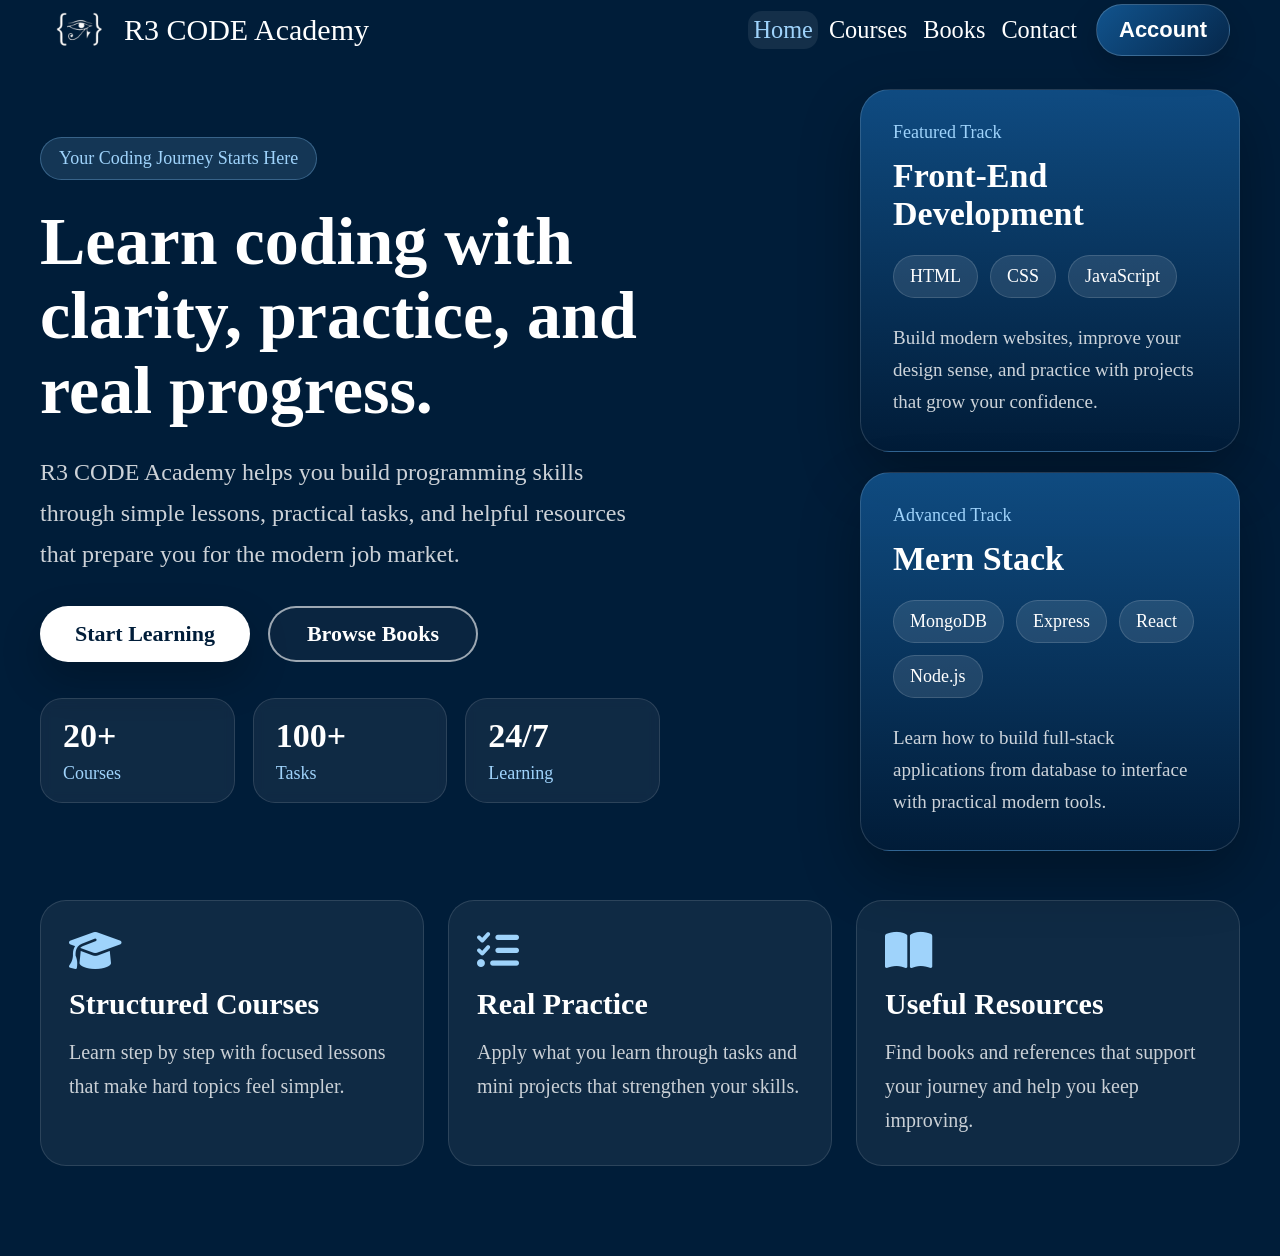
<file: index.html>
<!DOCTYPE html>
<html lang="en">

<head>
    <meta charset="UTF-8">
    <meta name="viewport" content="width=device-width, initial-scale=1.0">
    <link rel="stylesheet" href="CSS/style.css">
    <link rel="stylesheet" href="https://cdnjs.cloudflare.com/ajax/libs/font-awesome/6.7.2/css/all.min.css"
        integrity="sha512-Evv84Mr4kqVGRNSgIGL/F/aIDqQb7xQ2vcrdIwxfjThSH8CSR7PBEakCr51Ck+w+/U6swU2Im1vVX0SVk9ABhg=="
        crossorigin="anonymous" referrerpolicy="no-referrer">
    <title>R3 CODE Academy</title>
</head>

<body>

    <header>

        <div class="one">
            <img src="images/logo.png" alt="logo" class="logo">
            <p>R3 CODE Academy</p>
        </div>

        <nav>

            <div id="menu">

                <button id="menuButton" class="menu">
                    <i class="fa-solid fa-bars nav-toggle-icon" aria-hidden="true"></i>
                </button>

                <div id="menuLinks">

                    <a href="index.html" class="borderAccount nav-link is-active">Home</a>
                    <a href="HTML/courses.html" class="borderAccount nav-link">Courses</a>
                    <a href="HTML/books.html" class="borderAccount nav-link">Books</a>
                    <a href="HTML/contact.html" class="nav-link">Contact</a>

                </div>

            </div>

            <div class="account">

                <button class="account-btn">Account</button>

                <div class="dropdown">

                    <a href="HTML/login.html" class="borderAccount account-link">Log in</a>
                    <a href="HTML/signup.html" class="account-link">Sign up</a>

                </div>

            </div>

        </nav>

    </header>

    <section class="hero">
        <div class="hero-text">
            <span class="hero-badge">Your Coding Journey Starts Here</span>
            <h1>Learn coding with clarity, practice, and real progress.</h1>
            <p>
                R3 CODE Academy helps you build programming skills through simple lessons,
                practical tasks, and helpful resources that prepare you for the modern job market.
            </p>

            <div class="hero-actions">
                <a href="HTML/signup.html" class="hero-btn primary-btn">Start Learning</a>
                <a href="HTML/books.html" class="hero-btn secondary-btn">Browse Books</a>
            </div>

            <div class="hero-stats">
                <div class="stat-card">
                    <h2>20+</h2>
                    <span>Courses</span>
                </div>
                <div class="stat-card">
                    <h2>100+</h2>
                    <span>Tasks</span>
                </div>
                <div class="stat-card">
                    <h2>24/7</h2>
                    <span>Learning</span>
                </div>
            </div>
        </div>

        <div class="hero-cards">
            <div class="hero-card">
                <p class="card-label">Featured Track</p>
                <h3>Front-End Development</h3>
                <div class="track-list">
                    <span>HTML</span>
                    <span>CSS</span>
                    <span>JavaScript</span>
                </div>
                <p class="card-copy">
                    Build modern websites, improve your design sense, and practice with projects that grow your confidence.
                </p>
            </div>

            <div class="hero-card">
                <p class="card-label">Advanced Track</p>
                <h3>Mern Stack</h3>
                <div class="track-list">
                    <span>MongoDB</span>
                    <span>Express</span>
                    <span>React</span>
                    <span>Node.js</span>
                </div>
                <p class="card-copy">
                    Learn how to build full-stack applications from database to interface with practical modern tools.
                </p>
            </div>
        </div>
    </section>

    <section class="features">
        <div class="feature-card">
            <i class="fa-solid fa-graduation-cap feature-icon" aria-hidden="true"></i>
            <h3>Structured Courses</h3>
            <p>Learn step by step with focused lessons that make hard topics feel simpler.</p>
        </div>

        <div class="feature-card">
            <i class="fa-solid fa-list-check feature-icon" aria-hidden="true"></i>
            <h3>Real Practice</h3>
            <p>Apply what you learn through tasks and mini projects that strengthen your skills.</p>
        </div>

        <div class="feature-card">
            <i class="fa-solid fa-book-open feature-icon" aria-hidden="true"></i>
            <h3>Useful Resources</h3>
            <p>Find books and references that support your journey and help you keep improving.</p>
        </div>
    </section>

    <script src="JavaScript/main.js"></script>

</body>

</html>
</file>
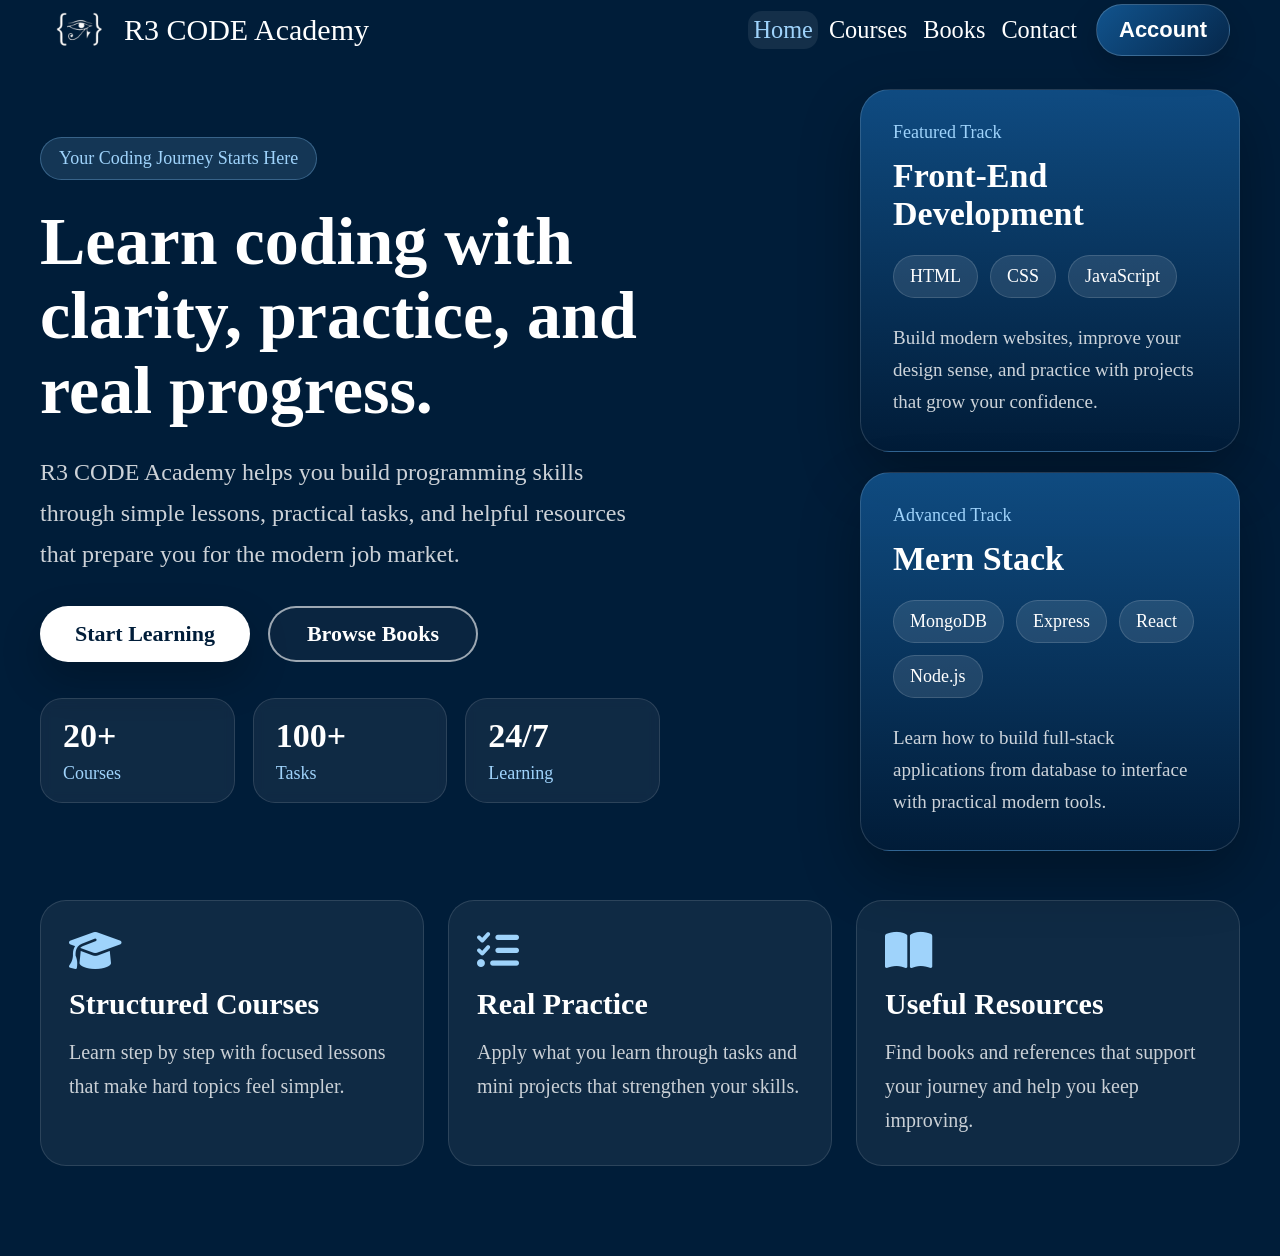
<file: HTML/index.html>
<!DOCTYPE html>
<html lang="en">

<head>
    <meta charset="UTF-8">
    <meta name="viewport" content="width=device-width, initial-scale=1.0">
    <link rel="stylesheet" href="/CSS/style.css">
    <link rel="stylesheet" href="https://cdnjs.cloudflare.com/ajax/libs/font-awesome/6.7.2/css/all.min.css"
        integrity="sha512-Evv84Mr4kqVGRNSgIGL/F/aIDqQb7xQ2vcrdIwxfjThSH8CSR7PBEakCr51Ck+w+/U6swU2Im1vVX0SVk9ABhg=="
        crossorigin="anonymous" referrerpolicy="no-referrer">
    <title>R3 CODE Academy</title>
</head>

<body>

    <header>

        <div class="one">
            <img src="/images/logo.png" alt="logo" class="logo">
            <p>R3 CODE Academy</p>
        </div>

        <nav>

            <div id="menu">

                <button id="menuButton" class="menu">
                    <i class="fa-solid fa-bars nav-toggle-icon" aria-hidden="true"></i>
                </button>

                <div id="menuLinks">

                    <a href="index.html" class="borderAccount nav-link is-active">Home</a>
                    <a href="courses.html" class="borderAccount nav-link">Courses</a>
                    <a href="books.html" class="borderAccount nav-link">Books</a>
                    <a href="contact.html" class="nav-link">Contact</a>

                </div>

            </div>

            <div class="account">

                <button class="account-btn">Account</button>

                <div class="dropdown">

                    <a href="login.html" class="borderAccount account-link">Log in</a>
                    <a href="signup.html" class="account-link">Sign up</a>

                </div>

            </div>

        </nav>

    </header>

    <section class="hero">
        <div class="hero-text">
            <span class="hero-badge">Your Coding Journey Starts Here</span>
            <h1>Learn coding with clarity, practice, and real progress.</h1>
            <p>
                R3 CODE Academy helps you build programming skills through simple lessons,
                practical tasks, and helpful resources that prepare you for the modern job market.
            </p>

            <div class="hero-actions">
                <a href="signup.html" class="hero-btn primary-btn">Start Learning</a>
                <a href="books.html" class="hero-btn secondary-btn">Browse Books</a>
            </div>

            <div class="hero-stats">
                <div class="stat-card">
                    <h2>20+</h2>
                    <span>Courses</span>
                </div>
                <div class="stat-card">
                    <h2>100+</h2>
                    <span>Tasks</span>
                </div>
                <div class="stat-card">
                    <h2>24/7</h2>
                    <span>Learning</span>
                </div>
            </div>
        </div>

        <div class="hero-cards">
            <div class="hero-card">
                <p class="card-label">Featured Track</p>
                <h3>Front-End Development</h3>
                <div class="track-list">
                    <span>HTML</span>
                    <span>CSS</span>
                    <span>JavaScript</span>
                </div>
                <p class="card-copy">
                    Build modern websites, improve your design sense, and practice with projects that grow your confidence.
                </p>
            </div>

            <div class="hero-card">
                <p class="card-label">Advanced Track</p>
                <h3>Mern Stack</h3>
                <div class="track-list">
                    <span>MongoDB</span>
                    <span>Express</span>
                    <span>React</span>
                    <span>Node.js</span>
                </div>
                <p class="card-copy">
                    Learn how to build full-stack applications from database to interface with practical modern tools.
                </p>
            </div>
        </div>
    </section>

    <section class="features">
        <div class="feature-card">
            <i class="fa-solid fa-graduation-cap feature-icon" aria-hidden="true"></i>
            <h3>Structured Courses</h3>
            <p>Learn step by step with focused lessons that make hard topics feel simpler.</p>
        </div>

        <div class="feature-card">
            <i class="fa-solid fa-list-check feature-icon" aria-hidden="true"></i>
            <h3>Real Practice</h3>
            <p>Apply what you learn through tasks and mini projects that strengthen your skills.</p>
        </div>

        <div class="feature-card">
            <i class="fa-solid fa-book-open feature-icon" aria-hidden="true"></i>
            <h3>Useful Resources</h3>
            <p>Find books and references that support your journey and help you keep improving.</p>
        </div>
    </section>

    <script src="/JavaScript/main.js"></script>

</body>

</html>
</file>
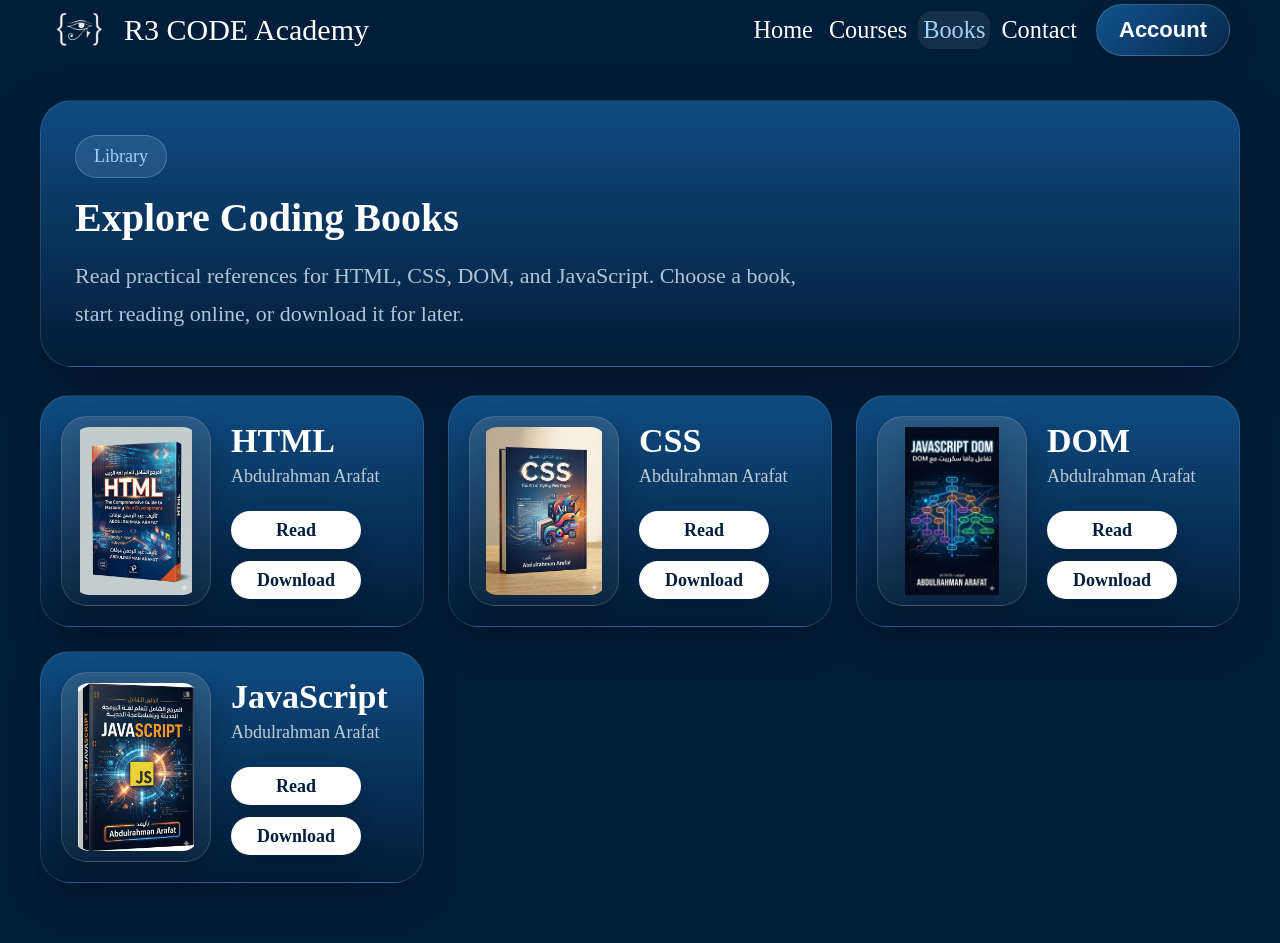
<file: HTML/books.html>
<!DOCTYPE html>
<html lang="en">

<head>
    <meta charset="UTF-8">
    <meta name="viewport" content="width=device-width, initial-scale=1.0">
    <link rel="stylesheet" href="../CSS/style.css">
    <link rel="stylesheet" href="https://cdnjs.cloudflare.com/ajax/libs/font-awesome/6.7.2/css/all.min.css"
        integrity="sha512-Evv84Mr4kqVGRNSgIGL/F/aIDqQb7xQ2vcrdIwxfjThSH8CSR7PBEakCr51Ck+w+/U6swU2Im1vVX0SVk9ABhg=="
        crossorigin="anonymous" referrerpolicy="no-referrer">
    <title>R3 CODE Academy</title>
</head>

<body>

    <header>
        <div class="one">
            <img src="../images/logo.png" alt="logo" class="logo">
            <p>R3 CODE Academy</p>
        </div>
        <nav>
            <div id="menu">
                <button id="menuButton" class="menu">
                    <i class="fa-solid fa-bars nav-toggle-icon" aria-hidden="true"></i>
                </button>
                <div id="menuLinks">
                    <a href="../index.html" class="borderAccount nav-link">Home</a>
                    <a href="courses.html" class="borderAccount nav-link">Courses</a>
                    <a href="books.html" class="borderAccount nav-link is-active">Books</a>
                    <a href="contact.html" class="nav-link">Contact</a>
                </div>
            </div>
            <div class="account">
                <button class="account-btn">Account</button>
                <div class="dropdown">
                    <a href="login.html" class="borderAccount account-link">Log in</a>
                    <a href="signup.html" class="account-link">Sign up</a>
                </div>
            </div>
        </nav>
    </header>

    <section class="books-page">
        <div class="books-hero">
            <p class="books-badge">Library</p>
            <h1>Explore Coding Books</h1>
            <p class="books-intro">
                Read practical references for HTML, CSS, DOM, and JavaScript.
                Choose a book, start reading online, or download it for later.
            </p>
        </div>

        <div class="books-grid">
            <article class="library">
                <div class="book">
                    <div class="bookCover">
                        <img src="../books/covers/html.png" alt="html book cover">
                    </div>
                    <div class="details">
                        <h1>HTML</h1>
                        <h2>Abdulrahman Arafat</h2>
                        <div>
                            <div class="btn">
                                <a href="../books/pdf/HTML.pdf" target="_blank">Read</a>
                            </div>
                            <div class="btn">
                                <a href="../books/pdf/HTML.pdf" download>Download</a>
                            </div>
                        </div>
                    </div>
                </div>
            </article>

            <article class="library">
                <div class="book">
                    <div class="bookCover">
                        <img src="../books/covers/css.png" alt="css book cover">
                    </div>
                    <div class="details">
                        <h1>CSS</h1>
                        <h2>Abdulrahman Arafat</h2>
                        <div>
                            <div class="btn">
                                <a href="../books/pdf/CSS.pdf" target="_blank">Read</a>
                            </div>
                            <div class="btn">
                                <a href="../books/pdf/CSS.pdf" download>Download</a>
                            </div>
                        </div>
                    </div>
                </div>
            </article>

            <article class="library">
                <div class="book">
                    <div class="bookCover">
                        <img src="../books/covers/dom.png" alt="dom book cover">
                    </div>
                    <div class="details">
                        <h1>DOM</h1>
                        <h2>Abdulrahman Arafat</h2>
                        <div>
                            <div class="btn">
                                <a href="../books/pdf/dom.pdf" target="_blank">Read</a>
                            </div>
                            <div class="btn">
                                <a href="../books/pdf/dom.pdf" download>Download</a>
                            </div>
                        </div>
                    </div>
                </div>
            </article>

            <article class="library">
                <div class="book">
                    <div class="bookCover">
                        <img src="../books/covers/javaScript.png" alt="javascript book cover">
                    </div>
                    <div class="details">
                        <h1>JavaScript</h1>
                        <h2>Abdulrahman Arafat</h2>
                        <div>
                            <div class="btn">
                                <a href="../books/pdf/Java_Script.pdf" target="_blank">Read</a>
                            </div>
                            <div class="btn">
                                <a href="../books/pdf/Java_Script.pdf" download>Download</a>
                            </div>
                        </div>
                    </div>
                </div>
            </article>
        </div>
    </section>


    <script src="../JavaScript/main.js"></script>

</body>

</html>
</file>
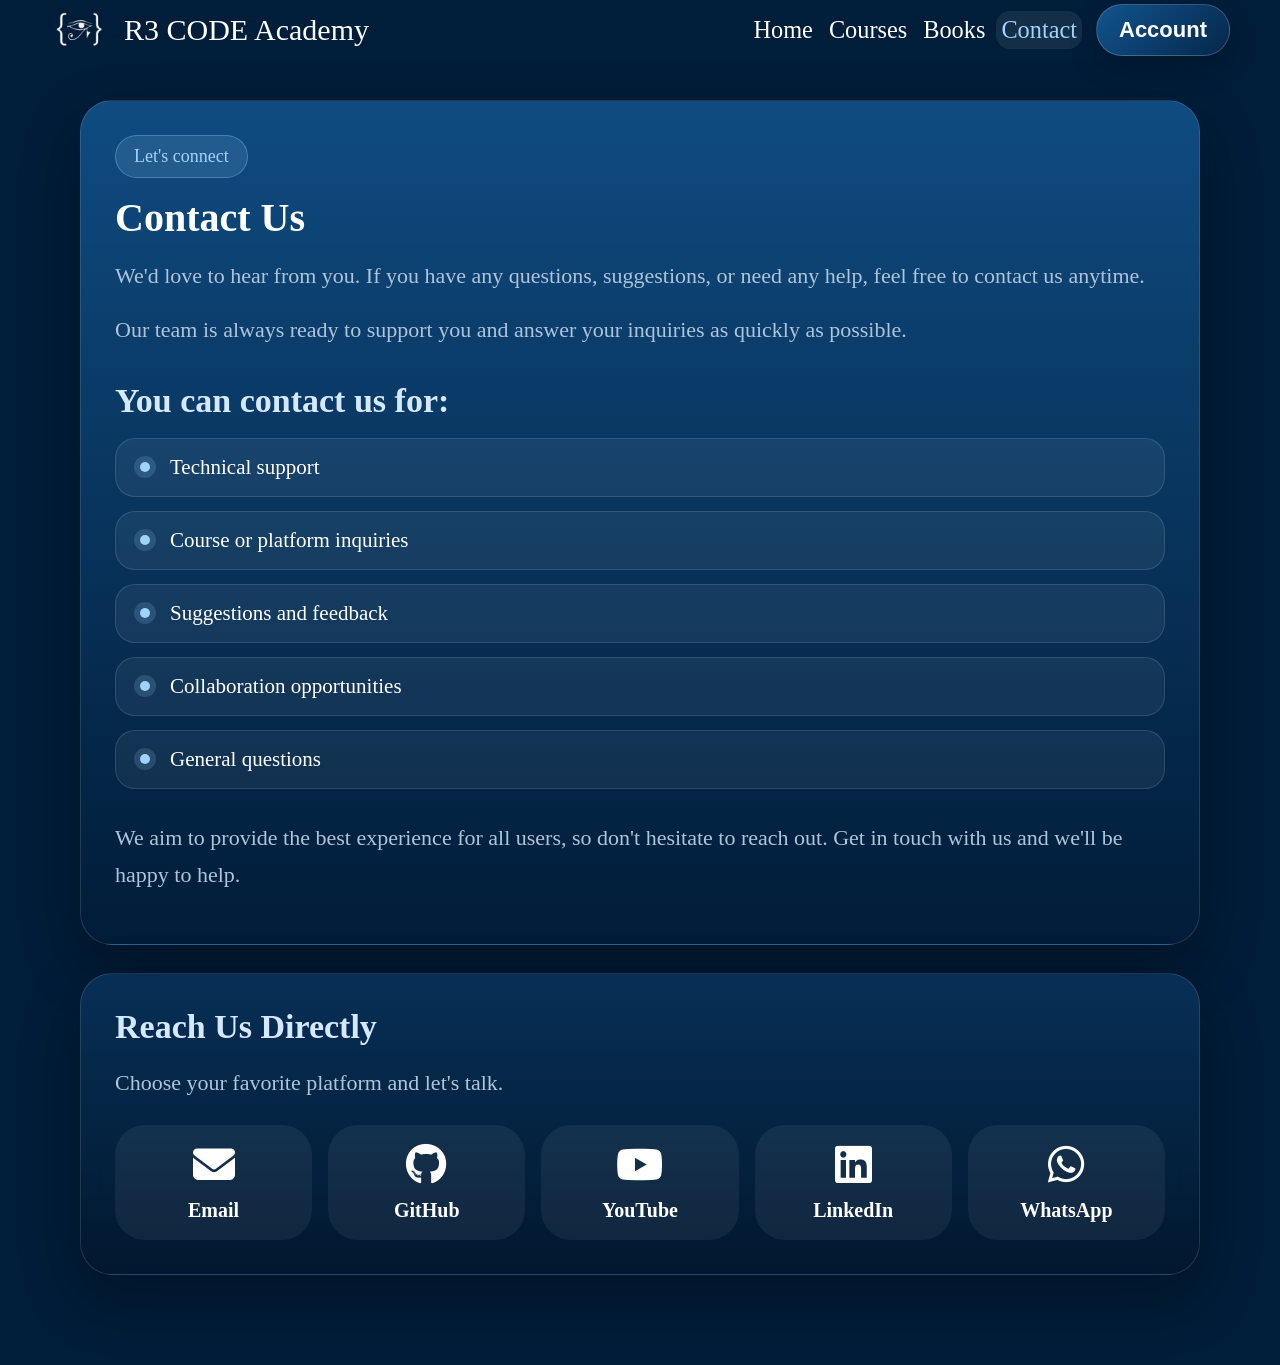
<file: HTML/contact.html>
<!DOCTYPE html>
<html lang="en">

<head>
    <meta charset="UTF-8">
    <meta name="viewport" content="width=device-width, initial-scale=1.0">
    <link rel="stylesheet" href="../CSS/style.css">
    <link rel="stylesheet" href="https://cdnjs.cloudflare.com/ajax/libs/font-awesome/6.7.2/css/all.min.css"
        integrity="sha512-Evv84Mr4kqVGRNSgIGL/F/aIDqQb7xQ2vcrdIwxfjThSH8CSR7PBEakCr51Ck+w+/U6swU2Im1vVX0SVk9ABhg=="
        crossorigin="anonymous" referrerpolicy="no-referrer">
    <title>R3 CODE Academy</title>
</head>

<body>

    <header>

        <div class="one">
            <img src="../images/logo.png" alt="logo" class="logo">
            <p>R3 CODE Academy</p>
        </div>

        <nav>

            <div id="menu">

                <button id="menuButton" class="menu">
                    <i class="fa-solid fa-bars nav-toggle-icon" aria-hidden="true"></i>
                </button>

                <div id="menuLinks">

                    <a href="../index.html" class="borderAccount nav-link">Home</a>
                    <a href="courses.html" class="borderAccount nav-link">Courses</a>
                    <a href="books.html" class="borderAccount nav-link">Books</a>
                    <a href="contact.html" class="nav-link is-active">Contact</a>

                </div>

            </div>

            <div class="account">

                <button class="account-btn">Account</button>

                <div class="dropdown">

                    <a href="login.html" class="borderAccount account-link">Log in</a>
                    <a href="signup.html" class="account-link">Sign up</a>

                </div>

            </div>

        </nav>

    </header>

    <section class="contact">
        <div class="contact-copy">
            <p class="contact-badge">Let's connect</p>
            <h1>Contact Us</h1>
            <p class="contact-intro">We'd love to hear from you. If you have any questions, suggestions, or need any
                help, feel free to contact us anytime.</p>
            <p class="contact-intro">Our team is always ready to support you and answer your inquiries as quickly as
                possible.</p>

            <div class="contact-reasons">
                <h2>You can contact us for:</h2>
                <ul>
                    <li>Technical support</li>
                    <li>Course or platform inquiries</li>
                    <li>Suggestions and feedback</li>
                    <li>Collaboration opportunities</li>
                    <li>General questions</li>
                </ul>
            </div>

            <p class="contact-note">We aim to provide the best experience for all users, so don't hesitate to reach
                out. Get in touch with us and we'll be happy to help.</p>
        </div>

        <div class="contact-links">
            <div class="contact-links-header">
                <h2>Reach Us Directly</h2>
                <p>Choose your favorite platform and let's talk.</p>
            </div>

            <div class="contact-grid">
                <a class="contact-link-card" href="mailto:abnra3838@gmail.com" target="_blank"
                    rel="noopener noreferrer" aria-label="Send us an email">
                    <i class="fa-solid fa-envelope"></i>
                    <span>Email</span>
                </a>
                <a class="contact-link-card" href="https://github.com/AbdulrahmanArafat" target="_blank"
                    rel="noopener noreferrer" aria-label="Visit our GitHub">
                    <i class="fa-brands fa-github"></i>
                    <span>GitHub</span>
                </a>
                <a class="contact-link-card" href="https://www.youtube.com/@R3_CODE" target="_blank"
                    rel="noopener noreferrer" aria-label="Visit our YouTube channel">
                    <i class="fa-brands fa-youtube"></i>
                    <span>YouTube</span>
                </a>
                <a class="contact-link-card" href="https://www.linkedin.com/in/abdulrahman-arafat-614987333"
                    target="_blank" rel="noopener noreferrer" aria-label="Visit our LinkedIn profile">
                    <i class="fa-brands fa-linkedin"></i>
                    <span>LinkedIn</span>
                </a>
                <a class="contact-link-card" href="https://wa.me/qr/JU37OLDZCXCGM1" target="_blank"
                    rel="noopener noreferrer" aria-label="Chat with us on WhatsApp">
                    <i class="fa-brands fa-whatsapp"></i>
                    <span>WhatsApp</span>
                </a>
            </div>
        </div>
    </section>

    <script src="../JavaScript/main.js"></script>

</body>

</html>
</file>
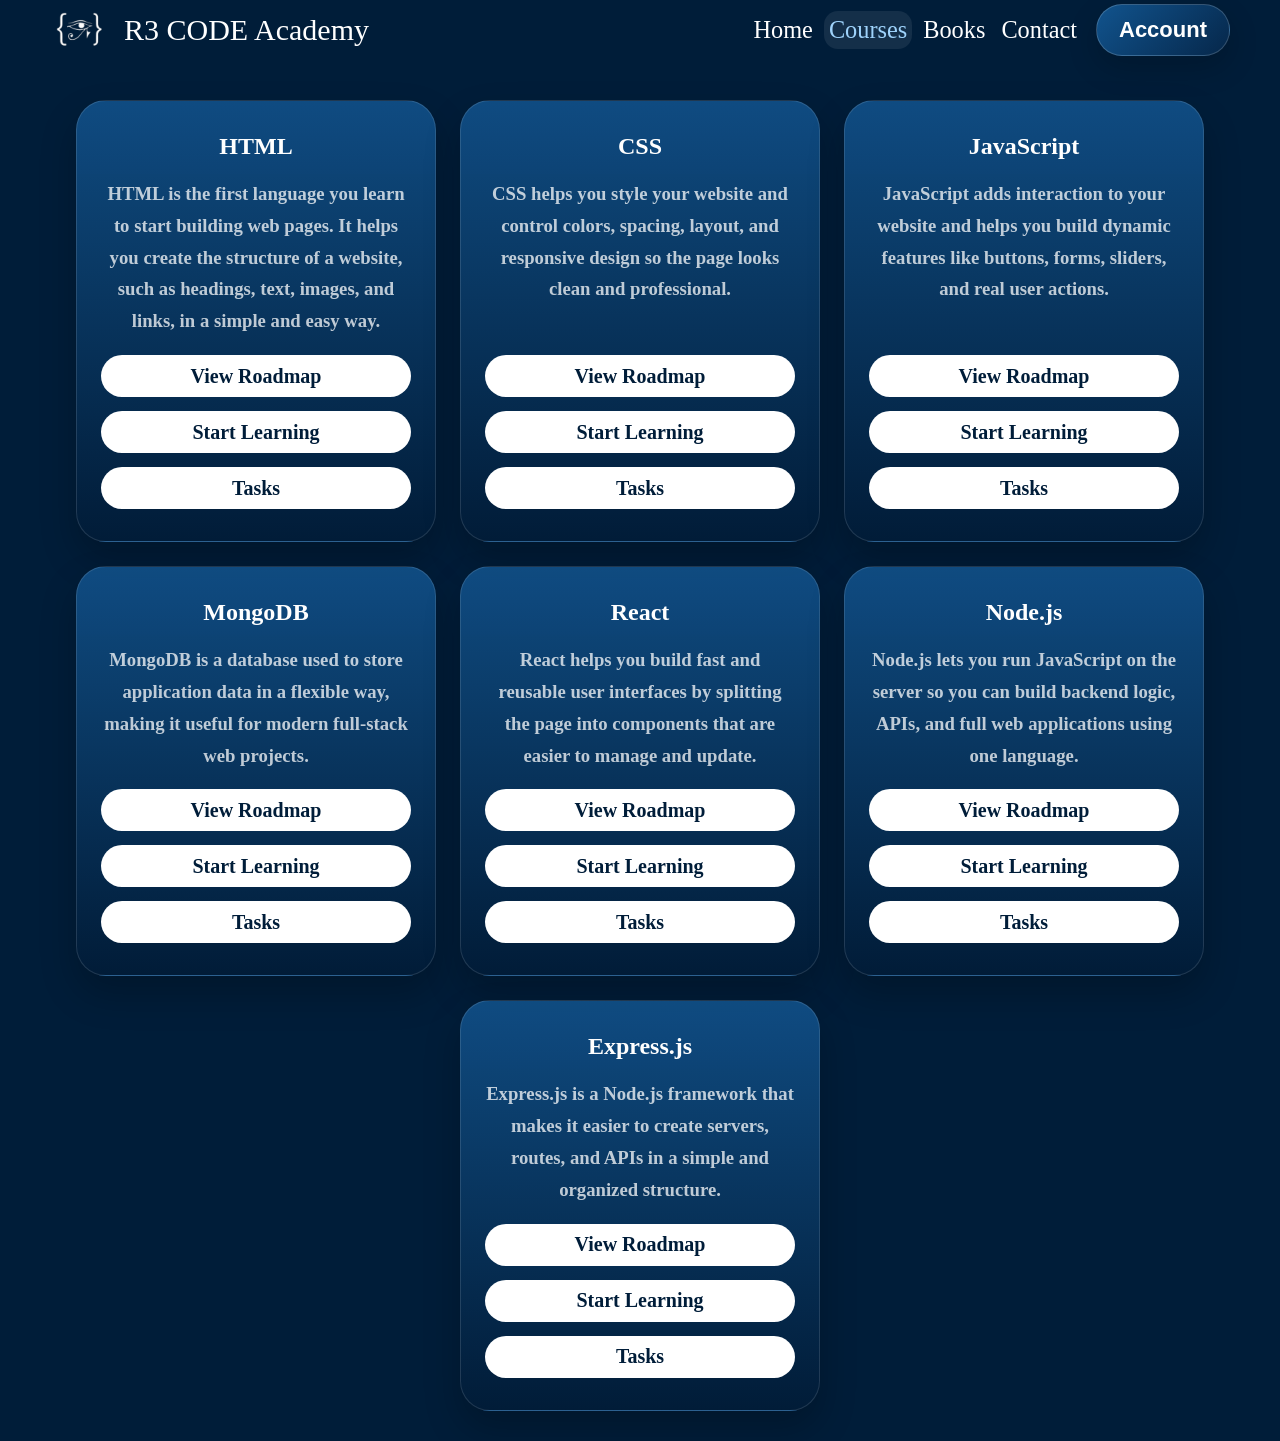
<file: HTML/courses.html>
<!DOCTYPE html>
<html lang="en">

<head>
    <meta charset="UTF-8">
    <meta name="viewport" content="width=device-width, initial-scale=1.0">
    <link rel="stylesheet" href="../CSS/style.css">
    <link rel="stylesheet" href="https://cdnjs.cloudflare.com/ajax/libs/font-awesome/6.7.2/css/all.min.css"
        integrity="sha512-Evv84Mr4kqVGRNSgIGL/F/aIDqQb7xQ2vcrdIwxfjThSH8CSR7PBEakCr51Ck+w+/U6swU2Im1vVX0SVk9ABhg=="
        crossorigin="anonymous" referrerpolicy="no-referrer">
    <title>R3 CODE Academy</title>
</head>

<body>

    <header>

        <div class="one">
            <img src="../images/logo.png" alt="logo" class="logo">
            <p>R3 CODE Academy</p>
        </div>

        <nav>

            <div id="menu">

                <button id="menuButton" class="menu">
                    <i class="fa-solid fa-bars nav-toggle-icon" aria-hidden="true"></i>
                </button>

                <div id="menuLinks">

                    <a href="../index.html" class="borderAccount nav-link">Home</a>
                    <a href="courses.html" class="borderAccount nav-link is-active">Courses</a>
                    <a href="books.html" class="borderAccount nav-link">Books</a>
                    <a href="contact.html" class="nav-link">Contact</a>

                </div>

            </div>

            <div class="account">

                <button class="account-btn">Account</button>

                <div class="dropdown">

                    <a href="login.html" class="borderAccount account-link">Log in</a>
                    <a href="signup.html" class="account-link">Sign up</a>

                </div>

            </div>

        </nav>


    </header>
    <section class="courses-grid">
        <div class="courses-section">
            <h1>HTML</h1>
            <h3>HTML is the first language you learn to start building web pages. It helps you create the structure of a website, such as headings, text, images, and links, in a simple and easy way.</h3>
            <div class="btns">
                <a href="#" class="btn">View Roadmap</a>
                <a href="#" class="btn">Start Learning</a>
                <a href="#" class="btn">Tasks</a>
            </div>
        </div>

        <div class="courses-section">
            <h1>CSS</h1>
            <h3>CSS helps you style your website and control colors, spacing, layout, and responsive design so the page looks clean and professional.</h3>
            <div class="btns">
                <a href="#" class="btn">View Roadmap</a>
                <a href="#" class="btn">Start Learning</a>
                <a href="#" class="btn">Tasks</a>
            </div>
        </div>

        <div class="courses-section">
            <h1>JavaScript</h1>
            <h3>JavaScript adds interaction to your website and helps you build dynamic features like buttons, forms, sliders, and real user actions.</h3>
            <div class="btns">
                <a href="#" class="btn">View Roadmap</a>
                <a href="#" class="btn">Start Learning</a>
                <a href="#" class="btn">Tasks</a>
            </div>
        </div>

        <div class="courses-section">
            <h1>MongoDB</h1>
            <h3>MongoDB is a database used to store application data in a flexible way, making it useful for modern full-stack web projects.</h3>
            <div class="btns">
                <a href="#" class="btn">View Roadmap</a>
                <a href="#" class="btn">Start Learning</a>
                <a href="#" class="btn">Tasks</a>
            </div>
        </div>

        <div class="courses-section">
            <h1>React</h1>
            <h3>React helps you build fast and reusable user interfaces by splitting the page into components that are easier to manage and update.</h3>
            <div class="btns">
                <a href="#" class="btn">View Roadmap</a>
                <a href="#" class="btn">Start Learning</a>
                <a href="#" class="btn">Tasks</a>
            </div>
        </div>

        <div class="courses-section">
            <h1>Node.js</h1>
            <h3>Node.js lets you run JavaScript on the server so you can build backend logic, APIs, and full web applications using one language.</h3>
            <div class="btns">
                <a href="#" class="btn">View Roadmap</a>
                <a href="#" class="btn">Start Learning</a>
                <a href="#" class="btn">Tasks</a>
            </div>
        </div>

        <div class="courses-section">
            <h1>Express.js</h1>
            <h3>Express.js is a Node.js framework that makes it easier to create servers, routes, and APIs in a simple and organized structure.</h3>
            <div class="btns">
                <a href="#" class="btn">View Roadmap</a>
                <a href="#" class="btn">Start Learning</a>
                <a href="#" class="btn">Tasks</a>
            </div>
        </div>
    </section>

    <script src="../JavaScript/main.js"></script>

</body>

</html>
</file>
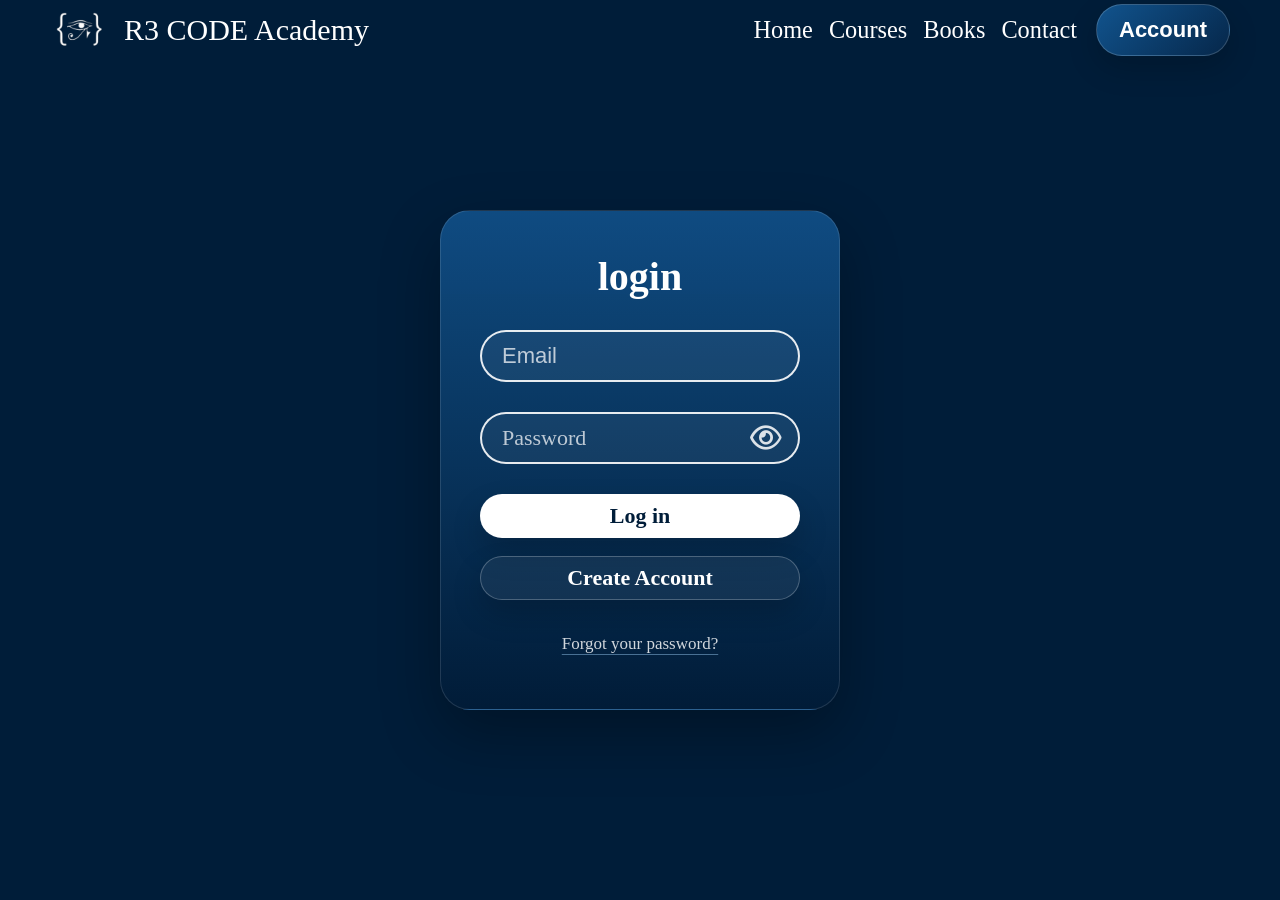
<file: HTML/login.html>
<!DOCTYPE html>
<html lang="en">

<head>
    <meta charset="UTF-8">
    <meta name="viewport" content="width=device-width, initial-scale=1.0">
    <link rel="stylesheet" href="../CSS/style.css">
    <link rel="stylesheet" href="https://cdnjs.cloudflare.com/ajax/libs/font-awesome/6.7.2/css/all.min.css"
        integrity="sha512-Evv84Mr4kqVGRNSgIGL/F/aIDqQb7xQ2vcrdIwxfjThSH8CSR7PBEakCr51Ck+w+/U6swU2Im1vVX0SVk9ABhg=="
        crossorigin="anonymous" referrerpolicy="no-referrer">
    <title>R3 CODE Academy</title>
</head>

<body>

    <header>

        <div class="one">
            <img src="../images/logo.png" alt="logo" class="logo">
            <p>R3 CODE Academy</p>
        </div>

        <nav>

            <div id="menu">

                <button id="menuButton" class="menu">
                    <i class="fa-solid fa-bars nav-toggle-icon" aria-hidden="true"></i>
                </button>

                <div id="menuLinks">

                    <a href="../index.html" class="borderAccount nav-link">Home</a>
                    <a href="courses.html" class="borderAccount nav-link">Courses</a>
                    <a href="books.html" class="borderAccount nav-link">Books</a>
                    <a href="contact.html" class="nav-link">Contact</a>

                </div>

            </div>

            <div class="account">

                <button class="account-btn">Account</button>

                <div class="dropdown">

                    <a href="login.html" class="borderAccount account-link is-active">Log in</a>
                    <a href="signup.html" class="account-link">Sign up</a>

                </div>

            </div>

        </nav>

    </header>

    <section class="auth-page">
        <form action="#" class="loginF">
            <p>login</p>
            <input type="Email" placeholder="Email" required>

            <div class="passwords">
                <input type="password" placeholder="Password" required maxlength="12">
                <i class="fa-regular fa-eye password-toggle-icon" aria-hidden="true"></i>
            </div>
            <a href="../index.html" class="btn">Log in</a>
            <a href="signup.html" class="btn secondary-action lastbtn">Create Account</a>
            <a href="resetPassword.html" id="forget">Forgot your password?</a>

        </form>
    </section>

    <script src="../JavaScript/main.js"></script>

</body>

</html>
</file>
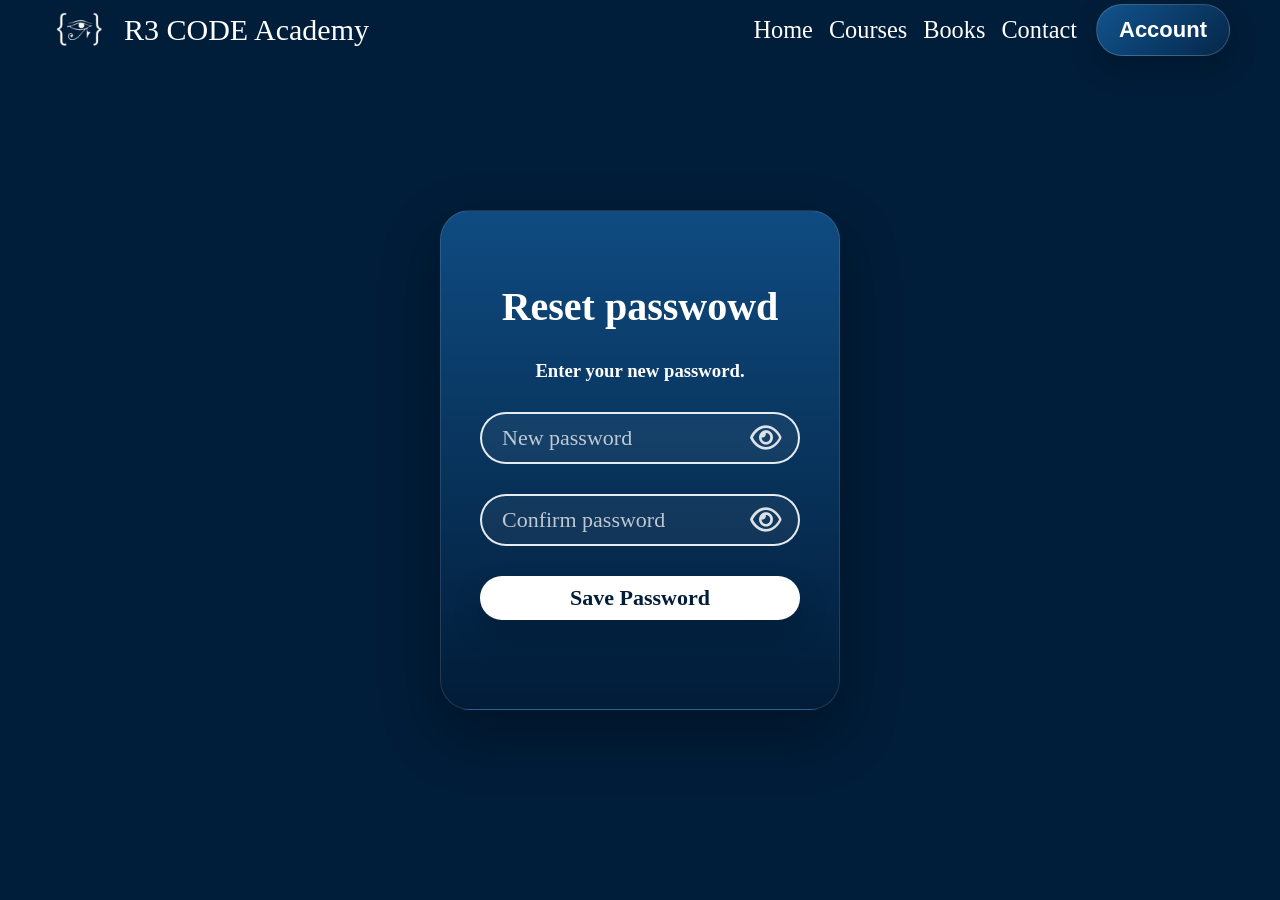
<file: HTML/newPassword.html>
<!DOCTYPE html>
<html lang="en">

<head>
    <meta charset="UTF-8">
    <meta name="viewport" content="width=device-width, initial-scale=1.0">
    <link rel="stylesheet" href="../CSS/style.css">
    <link rel="stylesheet" href="https://cdnjs.cloudflare.com/ajax/libs/font-awesome/6.7.2/css/all.min.css"
        integrity="sha512-Evv84Mr4kqVGRNSgIGL/F/aIDqQb7xQ2vcrdIwxfjThSH8CSR7PBEakCr51Ck+w+/U6swU2Im1vVX0SVk9ABhg=="
        crossorigin="anonymous" referrerpolicy="no-referrer">
    <title>R3 CODE Academy</title>
</head>

<body>

    <header>

        <div class="one">
            <img src="../images/logo.png" alt="logo" class="logo">
            <p>R3 CODE Academy</p>
        </div>

        <nav>

            <div id="menu">

                <button id="menuButton" class="menu">
                    <i class="fa-solid fa-bars nav-toggle-icon" aria-hidden="true"></i>
                </button>

                <div id="menuLinks">

                    <a href="../index.html" class="borderAccount nav-link">Home</a>
                    <a href="courses.html" class="borderAccount nav-link">Courses</a>
                    <a href="books.html" class="borderAccount nav-link">Books</a>
                    <a href="contact.html" class="nav-link">Contact</a>

                </div>

            </div>

            <div class="account">

                <button class="account-btn">Account</button>

                <div class="dropdown">

                    <a href="login.html" class="borderAccount account-link">Log in</a>
                    <a href="signup.html" class="account-link">Sign up</a>

                </div>

            </div>

        </nav>

    </header>

    <section class="auth-page">
        <form action="#" class="newPassword">
            <p>Reset passwowd</p>
            <h3>Enter your new password.</h3>

            <div class="passwords">
                <input type="password" placeholder="New password" required maxlength="12">
                <i class="fa-regular fa-eye password-toggle-icon" aria-hidden="true"></i>
            </div>

            <div class="passwords">
                <input type="password" placeholder="Confirm password" required maxlength="12">
                <i class="fa-regular fa-eye password-toggle-icon" aria-hidden="true"></i>
            </div>

            <a href="login.html" class="btn">Save Password</a>

        </form>
    </section>

    <script src="../JavaScript/main.js"></script>

</body>

</html>
</file>
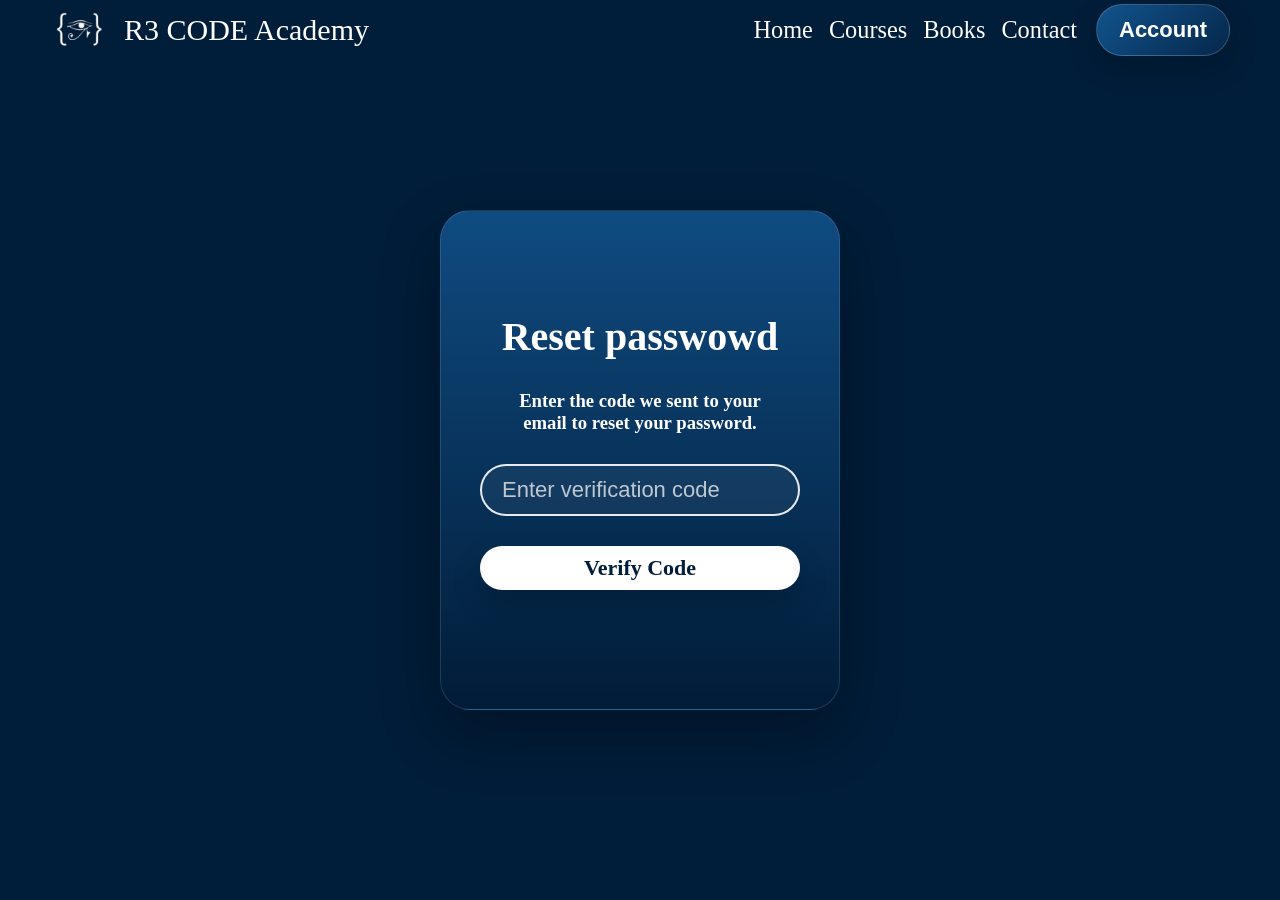
<file: HTML/otp.html>
<!DOCTYPE html>
<html lang="en">

<head>
    <meta charset="UTF-8">
    <meta name="viewport" content="width=device-width, initial-scale=1.0">
    <link rel="stylesheet" href="../CSS/style.css">
    <link rel="stylesheet" href="https://cdnjs.cloudflare.com/ajax/libs/font-awesome/6.7.2/css/all.min.css"
        integrity="sha512-Evv84Mr4kqVGRNSgIGL/F/aIDqQb7xQ2vcrdIwxfjThSH8CSR7PBEakCr51Ck+w+/U6swU2Im1vVX0SVk9ABhg=="
        crossorigin="anonymous" referrerpolicy="no-referrer">
    <title>R3 CODE Academy</title>
</head>

<body>

    <header>

        <div class="one">
            <img src="../images/logo.png" alt="logo" class="logo">
            <p>R3 CODE Academy</p>
        </div>

        <nav>

            <div id="menu">

                <button id="menuButton" class="menu">
                    <i class="fa-solid fa-bars nav-toggle-icon" aria-hidden="true"></i>
                </button>

                <div id="menuLinks">

                    <a href="../index.html" class="borderAccount nav-link">Home</a>
                    <a href="courses.html" class="borderAccount nav-link">Courses</a>
                    <a href="books.html" class="borderAccount nav-link">Books</a>
                    <a href="contact.html" class="nav-link">Contact</a>

                </div>

            </div>

            <div class="account">

                <button class="account-btn">Account</button>

                <div class="dropdown">

                    <a href="login.html" class="borderAccount account-link">Log in</a>
                    <a href="signup.html" class="account-link">Sign up</a>

                </div>

            </div>

        </nav>

    </header>
    
    <section class="auth-page">
        <form action="#" class="otp">
            <p>Reset passwowd</p>
            <h3>Enter the code we sent to your email to reset your password.</h3>
            <input type="text" placeholder="Enter verification code" required maxlength="8">
            
            <a href="newPassword.html" class="btn">Verify Code</a>

        </form>
    </section>

    <script src="../JavaScript/main.js"></script>

</body>

</html>
</file>
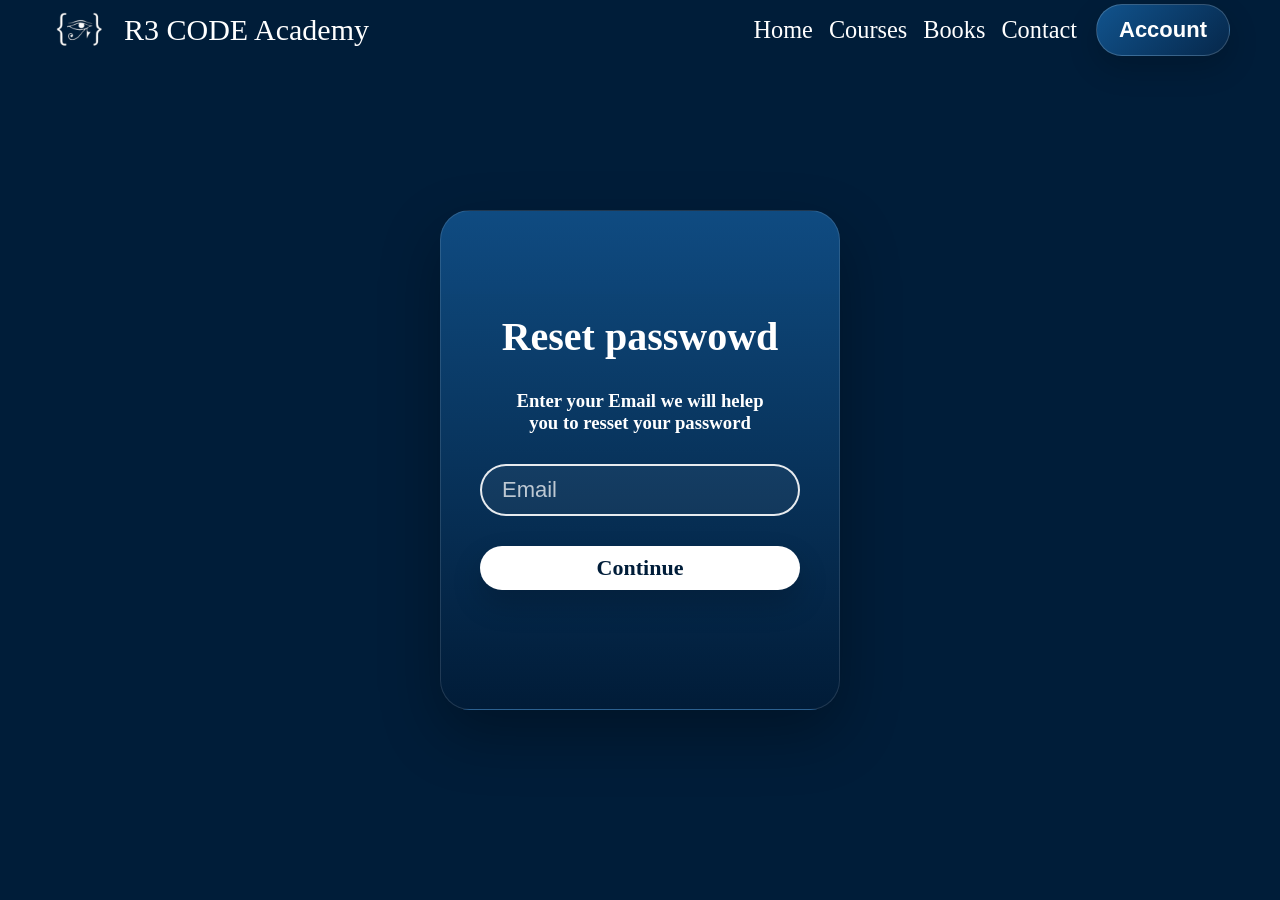
<file: HTML/resetPassword.html>
<!DOCTYPE html>
<html lang="en">

<head>
    <meta charset="UTF-8">
    <meta name="viewport" content="width=device-width, initial-scale=1.0">
    <link rel="stylesheet" href="../CSS/style.css">
    <link rel="stylesheet" href="https://cdnjs.cloudflare.com/ajax/libs/font-awesome/6.7.2/css/all.min.css"
        integrity="sha512-Evv84Mr4kqVGRNSgIGL/F/aIDqQb7xQ2vcrdIwxfjThSH8CSR7PBEakCr51Ck+w+/U6swU2Im1vVX0SVk9ABhg=="
        crossorigin="anonymous" referrerpolicy="no-referrer">
    <title>R3 CODE Academy</title>
</head>

<body>

    <header>

        <div class="one">
            <img src="../images/logo.png" alt="logo" class="logo">
            <p>R3 CODE Academy</p>
        </div>

        <nav>

            <div id="menu">

                <button id="menuButton" class="menu">
                    <i class="fa-solid fa-bars nav-toggle-icon" aria-hidden="true"></i>
                </button>

                <div id="menuLinks">

                    <a href="../index.html" class="borderAccount nav-link">Home</a>
                    <a href="courses.html" class="borderAccount nav-link">Courses</a>
                    <a href="books.html" class="borderAccount nav-link">Books</a>
                    <a href="contact.html" class="nav-link">Contact</a>

                </div>

            </div>

            <div class="account">

                <button class="account-btn">Account</button>

                <div class="dropdown">

                    <a href="login.html" class="borderAccount account-link">Log in</a>
                    <a href="signup.html" class="account-link">Sign up</a>

                </div>

            </div>

        </nav>

    </header>

    <section class="auth-page">
        <form action="#" class="reserPassword">
            <p>Reset passwowd</p>
            <h3>Enter your Email we will helep you to resset your password</h3>
            <input type="Email" placeholder="Email" required>
            <a href="otp.html" class="btn">Continue</a>


        </form>
    </section>

    <script src="../JavaScript/main.js"></script>

</body>

</html>
</file>
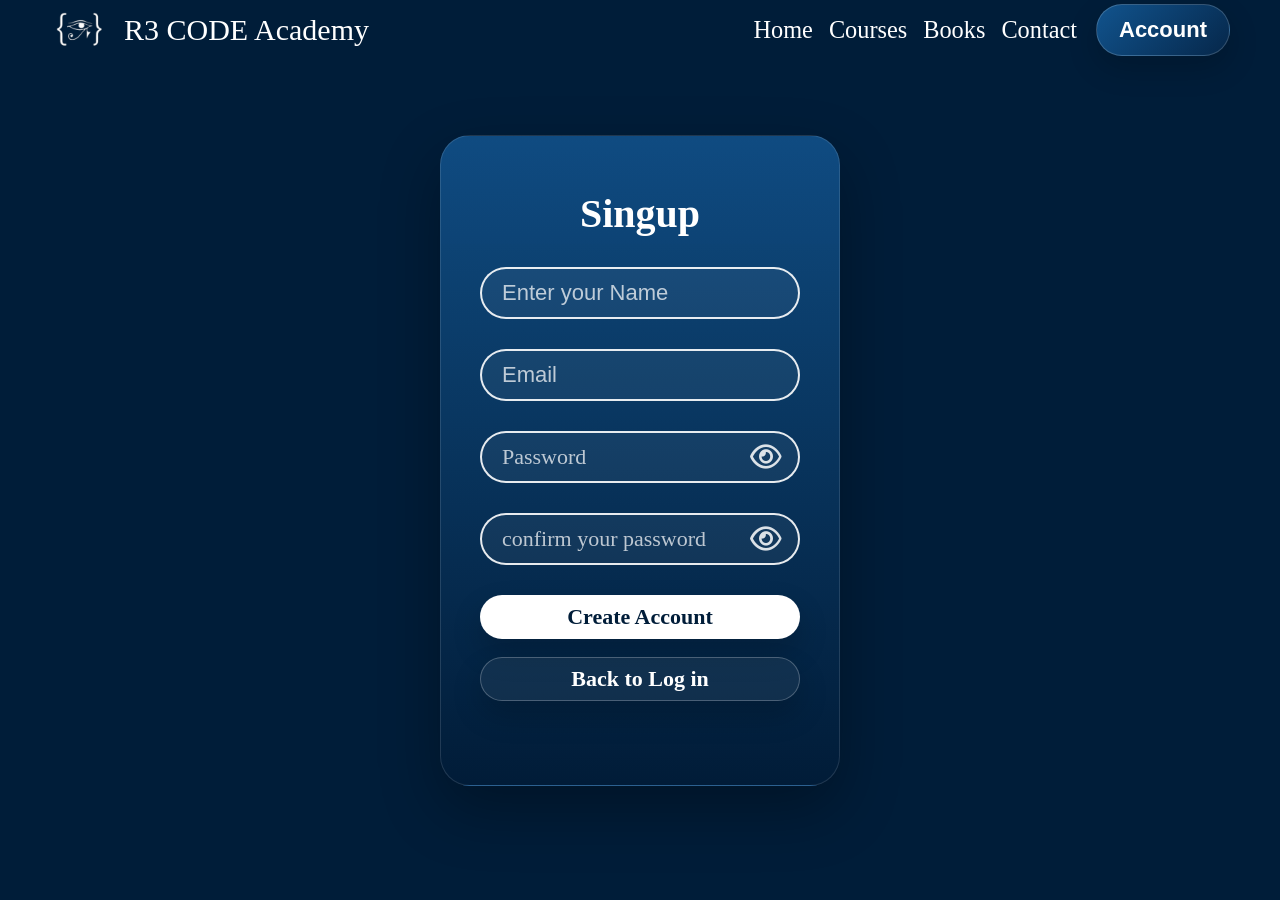
<file: HTML/signup.html>
<!DOCTYPE html>
<html lang="en">

<head>
    <meta charset="UTF-8">
    <meta name="viewport" content="width=device-width, initial-scale=1.0">
    <link rel="stylesheet" href="../CSS/style.css">
    <link rel="stylesheet" href="https://cdnjs.cloudflare.com/ajax/libs/font-awesome/6.7.2/css/all.min.css"
        integrity="sha512-Evv84Mr4kqVGRNSgIGL/F/aIDqQb7xQ2vcrdIwxfjThSH8CSR7PBEakCr51Ck+w+/U6swU2Im1vVX0SVk9ABhg=="
        crossorigin="anonymous" referrerpolicy="no-referrer">
    <title>R3 CODE Academy</title>
</head>

<body>

    <header>

        <div class="one">
            <img src="../images/logo.png" alt="logo" class="logo">
            <p>R3 CODE Academy</p>
        </div>

        <nav>

            <div id="menu">

                <button id="menuButton" class="menu">
                    <i class="fa-solid fa-bars nav-toggle-icon" aria-hidden="true"></i>
                </button>

                <div id="menuLinks">

                    <a href="../index.html" class="borderAccount nav-link">Home</a>
                    <a href="courses.html" class="borderAccount nav-link">Courses</a>
                    <a href="books.html" class="borderAccount nav-link">Books</a>
                    <a href="contact.html" class="nav-link">Contact</a>

                </div>

            </div>

            <div class="account">

                <button class="account-btn">Account</button>

                <div class="dropdown">

                    <a href="login.html" class="borderAccount account-link">Log in</a>
                    <a href="signup.html" class="account-link is-active">Sign up</a>

                </div>

            </div>

        </nav>

    </header>

    <section class="auth-page">
        <form action="#" class="singupF">
            <p>Singup</p>
            <input type="text" placeholder="Enter your Name" required>
            <input type="Email" placeholder="Email" required>

            <div class="passwords">
                <input type="password" placeholder="Password" required maxlength="12">
                <i class="fa-regular fa-eye password-toggle-icon" aria-hidden="true"></i>
            </div>

            <div class="passwords">
                <input type="password" placeholder="confirm your password" required maxlength="12">
                <i class="fa-regular fa-eye password-toggle-icon" aria-hidden="true"></i>
            </div>

            <div class="btns">
                <a href="../index.html" class="btn">Create Account</a>
                <a href="login.html" class="btn secondary-action lastbtn">Back to Log in</a>
            </div>

        </form>
    </section>

    <script src="../JavaScript/main.js"></script>

</body>

</html>
</file>
<file: CSS/style.css>
/* ======================
    Layout
====================== */

*,
*::before,
*::after{
    box-sizing: border-box;
}

html{
    overflow-x: hidden;
}

img{
    max-width: 100%;
}

body{
    background-color: #001D39;
    min-height: 100vh;
    display: flex;
    flex-wrap: wrap;
    align-items: flex-start;
    justify-content: center;
    margin: 0;
    overflow-x: hidden;
}

body::-webkit-scrollbar{
    display: none;
}
/* ======================
    Header
====================== */

header{
    display: flex;
    color: white;
    font-size: 30px;
    align-items: center;
    justify-content: space-between;
    gap: 20px;
    margin: 0 50px 20px;
    width: min(1280px, calc(100% - 100px));
    position: relative;
    z-index: 50;
}

.logo{
    width: 60px;
    height: 60px;
}

.one{
    display: flex;
    align-items: center;
    gap: 14px;
    min-width: 0;
}

.one p{
    margin: 0;
    font-size: clamp(22px, 2.4vw, 30px);
    line-height: 1.2;
}

/* ======================
    Navigation
====================== */

nav{
    display: flex;
    align-items: center;
    flex-wrap: wrap;
    gap: 14px;
    margin-left: auto;
}

header nav a{
    text-decoration: none;
    color: white;
    font-size: clamp(18px, 1.9vw, 30px);
    margin-left: 0;
}

header nav a:hover{
    color: #7BB8E9;
}

.nav-link,
.account-link{
    border-radius: 14px;
    transition: background-color 0.2s ease, color 0.2s ease, transform 0.2s ease, opacity 0.2s ease;
}

.nav-link.is-active,
.account-link.is-active{
    color: #9fd3fb;
    background-color: rgba(255, 255, 255, 0.08);
}

.nav-link.nav-disabled{
    opacity: 0.45;
    pointer-events: none;
}

/* ======================
    Menu
====================== */

.menu{
    background-color: #001D39;
    border: none;
    cursor: pointer;
    display: none;
}

#menu{
    position: relative;
}

#menuLinks{
    display: flex;
    align-items: center;
    justify-content: center;
    flex-wrap: wrap;
    gap: 6px;
}

#menuLinks a{
    padding: 5px;
    margin: 0;
    text-align: center;
}

.nav-toggle-icon,
.password-toggle-icon,
.feature-icon{
    color: white;
}

.nav-toggle-icon{
    font-size: 34px;
    line-height: 1;
}

/* ======================
    Account Dropdown
====================== */

.account{
    position: relative;
    z-index: 80;
}

.account-btn{
    background: linear-gradient(135deg, rgba(18, 87, 146, 0.95), rgba(6, 40, 75, 0.95));
    color: white;
    font-size: clamp(18px, 1.8vw, 22px);
    font-weight: 600;
    border: 1px solid rgba(255, 255, 255, 0.18);
    padding: 12px 22px;
    cursor: pointer;
    margin: 0;
    border-radius: 999px;
    box-shadow: 0 12px 30px rgba(0, 0, 0, 0.18);
    transition: transform 0.25s ease, box-shadow 0.25s ease, background 0.25s ease;
}

.account-btn:hover{
    transform: translateY(-2px);
    box-shadow: 0 18px 34px rgba(0, 0, 0, 0.24);
}

.dropdown{
    position: absolute;
    top: 66px;
    right: 0;
    min-width: 0;
    width: max-content;
    padding: 10px;
    background: rgba(10, 44, 79, 0.92);
    border: 1px solid rgba(255, 255, 255, 0.12);
    border-radius: 20px;
    box-shadow: 0 24px 50px rgba(0, 0, 0, 0.28);
    flex-direction: column;
    gap: 6px;
    display: flex;
    opacity: 0;
    visibility: hidden;
    transform: translateY(12px);
    transition: opacity 0.25s ease, transform 0.25s ease, visibility 0.25s ease;
    backdrop-filter: blur(12px);
    z-index: 120;
}

.dropdown a{
    display: flex;
    align-items: center;
    justify-content: center;
    font-size: 20px;
    padding: 10px;
    text-decoration: none;
    color: white;
    border-radius: 14px;
    text-align: center;
    transition: background-color 0.2s ease, color 0.2s ease, transform 0.2s ease;
}

.borderAccount{
    border-bottom: none;
    margin-left: 0;
}

.dropdown a:hover{
    background-color: rgba(255, 255, 255, 0.08);
    color: #9fd3fb;
    transform: translateX(-2px);
}

.dropdown.showDropdown{
    opacity: 1;
    visibility: visible;
    transform: translateY(0);
}

/* ======================
    Hero Section
====================== */

.hero{
    display: flex;
    flex-wrap: wrap;
    align-items: center;
    justify-content: space-between;
    gap: 40px;
    width: min(1200px, calc(100% - 60px));
    min-height: calc(100vh - 120px);
    margin: 0 30px 40px;
    color: white;
    position: relative;
}

.hero-text{
    flex: 1 1 620px;
    max-width: 620px;
    min-width: 0;
}

.hero-cards{
    flex: 1 1 340px;
    max-width: 380px;
    width: 100%;
    display: flex;
    flex-direction: column;
    gap: 20px;
    margin-right: 0;
    min-width: 0;
}

.hero-badge{
    display: inline-block;
    padding: 10px 18px;
    border-radius: 999px;
    background-color: rgba(123, 184, 233, 0.16);
    border: 1px solid rgba(123, 184, 233, 0.35);
    color: #9fd3fb;
    font-size: 18px;
    margin-bottom: 24px;
}

.hero-text h1{
    font-size: 68px;
    line-height: 1.1;
    margin: 0 0 24px;
}

.hero-text p{
    font-size: 24px;
    line-height: 1.7;
    color: rgba(255, 255, 255, 0.8);
    margin: 0 0 32px;
}

.hero-actions{
    display: flex;
    flex-wrap: wrap;
    gap: 18px;
    margin-bottom: 36px;
}

.hero-btn{
    display: inline-flex;
    align-items: center;
    justify-content: center;
    min-width: 210px;
    height: 56px;
    padding: 0 28px;
    border-radius: 999px;
    text-decoration: none;
    font-size: 22px;
    font-weight: bold;
    transition: transform 0.25s ease, box-shadow 0.25s ease, background-color 0.25s ease;
}

.hero-btn:hover{
    transform: translateY(-4px);
}

.primary-btn{
    background-color: white;
    color: #001D39;
    box-shadow: 0 18px 40px rgba(0, 0, 0, 0.22);
}

.secondary-btn{
    border: 2px solid rgba(255, 255, 255, 0.6);
    color: white;
    background-color: rgba(255, 255, 255, 0.04);
}

.hero-stats{
    display: flex;
    flex-wrap: wrap;
    gap: 18px;
}

.stat-card{
    flex: 1 1 160px;
    min-width: 140px;
    padding: 18px 22px;
    border-radius: 22px;
    background-color: rgba(255, 255, 255, 0.06);
    border: 1px solid rgba(255, 255, 255, 0.12);
    backdrop-filter: blur(6px);
}

.stat-card h2{
    margin: 0 0 8px;
    font-size: 34px;
}

.stat-card span{
    color: #9fd3fb;
    font-size: 18px;
}

.hero-card{
    width: 100%;
    padding: 32px;
    border-radius: 30px;
    background: linear-gradient(180deg, rgba(16, 78, 133, 0.95), rgba(1, 28, 56, 0.96));
    border: 1px solid rgba(255, 255, 255, 0.14);
    box-shadow: 0 24px 60px rgba(0, 0, 0, 0.3);
    color: white;
    transition: transform 0.3s ease, box-shadow 0.3s ease;
}

.hero-card:hover,
.feature-card:hover{
    transform: translateY(-8px);
    box-shadow: 0 24px 60px rgba(0, 0, 0, 0.28);
}

.card-label{
    color: #9fd3fb;
    font-size: 18px;
    margin: 0 0 14px;
}

.hero-card h3{
    font-size: 34px;
    margin: 0 0 22px;
}

.track-list{
    display: flex;
    flex-wrap: wrap;
    gap: 12px;
    margin-bottom: 24px;
}

.track-list span{
    padding: 10px 16px;
    border-radius: 999px;
    background-color: rgba(255, 255, 255, 0.1);
    border: 1px solid rgba(255, 255, 255, 0.14);
    font-size: 18px;
}

.card-copy{
    font-size: 19px;
    line-height: 1.7;
    color: rgba(255, 255, 255, 0.8);
    margin: 0;
}

.features{
    width: min(1200px, calc(100% - 60px));
    margin: 0 30px 60px;
    display: flex;
    flex-wrap: wrap;
    gap: 24px;
}

.feature-card{
    flex: 1 1 260px;
    padding: 28px;
    margin-bottom: 30px;
    border-radius: 26px;
    color: white;
    background-color: rgba(255, 255, 255, 0.06);
    border: 1px solid rgba(255, 255, 255, 0.12);
    transition: transform 0.3s ease, box-shadow 0.3s ease;
}

.feature-card .feature-icon{
    font-size: 42px;
    color: #9fd3fb;
    margin-bottom: 16px;
}

.feature-card h3{
    font-size: 30px;
    margin: 0 0 14px;
}

.feature-card p{
    font-size: 20px;
    line-height: 1.7;
    color: rgba(255, 255, 255, 0.78);
    margin: 0;
}

/* ======================
    Menu Toggle Class
====================== */

.showMenu{
    display: flex !important;
}


/* ======================
    Responsive
====================== */

@media (max-width: 1000px){

    header{
        margin-right: 24px;
        margin-left: 24px;
    }

    .menu{
        display: flex;
    }

    #menuLinks{
        display: flex;
        flex-direction: column;
        position: absolute;
        width: max-content;
        min-width: 0;
        flex-wrap: wrap;
        padding: 10px;
        gap: 6px;
        background: rgba(10, 44, 79, 0.92);
        border: 1px solid rgba(255, 255, 255, 0.12);
        border-radius: 20px;
        box-shadow: 0 24px 50px rgba(0, 0, 0, 0.28);
        top: 66px;
        right: 12px;
        opacity: 0;
        visibility: hidden;
        transform: translateY(12px);
        transition: opacity 0.25s ease, transform 0.25s ease, visibility 0.25s ease;
        backdrop-filter: blur(12px);
    }

    #menuLinks a{
        width: auto;
        display: flex;
        align-items: center;
        justify-content: center;
        font-size: 20px;
        padding: 10px;
        border-radius: 14px;
        text-align: center;
        transition: background-color 0.2s ease, color 0.2s ease, transform 0.2s ease;
    }

    #menuLinks a:hover{
        background-color: rgba(255, 255, 255, 0.08);
        color: #9fd3fb;
        transform: translateX(-2px);
    }

    .showMenu{
        opacity: 1 !important;
        visibility: visible !important;
        transform: translateY(0) !important;
    }

    .hero{
        min-height: auto;
        margin: 10px 24px 36px;
    }

    .hero-text h1{
        font-size: 48px;
    }

    .hero-text p{
        font-size: 21px;
    }

    .hero-cards{
        width: 100%;
    }

    .features{
        width: calc(100% - 48px);
        margin: 0 24px 50px;
    }

}

@media (max-width: 700px){

    header{
        font-size: 22px;
    }

    .logo{
        width: 48px;
        height: 48px;
    }

    .hero{
        width: calc(100% - 32px);
        margin: 10px 16px 28px;
        gap: 28px;
    }

    .hero-badge{
        font-size: 15px;
    }

    .hero-text h1{
        font-size: 38px;
    }

    .hero-text p{
        font-size: 18px;
    }

    .hero-btn{
        width: 100%;
        min-width: 0;
        font-size: 20px;
    }

    .stat-card{
        width: 100%;
    }

    .hero-cards{
        width: 100%;
    }

    .hero-card{
        padding: 24px;
    }

    .hero-card h3{
        font-size: 28px;
    }

    .features{
        width: calc(100% - 32px);
        margin: 0 16px 40px;
    }

}

/* ======================
    log in page
====================== */
.auth-page{
    width: min(1200px, calc(100% - 60px));
    min-height: calc(100vh - 140px);
    margin: 0 30px 60px;
    display: flex;
    align-items: center;
    justify-content: center;
}

input::placeholder{
    color: rgba(255, 255, 255, 0.72);
}

.loginF input,
.singupF input,
.reserPassword input,
.otp input,
.newPassword input,
.passwords {
    width: min(100%, 320px);
    height: 52px;
    border: 2px solid rgba(255, 255, 255, 0.9);
    border-radius: 30px;
    box-sizing: border-box;
    background-color: rgba(255, 255, 255, 0.05);
    color: white;
    font-size: 22px;
    transition: border-color 0.25s ease, box-shadow 0.25s ease, background-color 0.25s ease;
}

.loginF input,
.singupF input,
.reserPassword input,
.otp input,
.newPassword input {
    margin: 0 0 30px 0;
    padding: 0 20px;
    outline: none;
}

.loginF input:focus,
.singupF input:focus,
.reserPassword input:focus,
.otp input:focus,
.newPassword input:focus,
.passwords:focus-within {
    border-color: #7BB8E9;
    background-color: rgba(255, 255, 255, 0.09);
    box-shadow: 0 0 0 4px rgba(123, 184, 233, 0.18);
}

.passwords {
    display: flex;
    align-items: center;
    position: relative;
    margin: 0 0 30px 0;
    overflow: hidden;
}

.passwords input {
    width: 100%;
    height: 100%;
    border: none !important;
    box-shadow: none !important;
    background: transparent;
    margin: 0;
    padding: 0 52px 0 20px;
    color: white;
    font-size: 22px;
    outline: none;
    font-family: inherit;
    text-indent: 0;
    line-height: 52px;
}

.passwords .password-toggle-icon{
    position: absolute;
    right: 16px;
    font-size: 28px;
    color: rgba(255, 255, 255, 0.85);
    cursor: pointer;
}

.loginF{
    background: linear-gradient(180deg, rgba(16, 78, 133, 0.95), rgba(1, 28, 56, 0.96));
    border: 1px solid rgba(255, 255, 255, 0.12);
    min-height: 500px;
    height: auto;
    width: min(400px, calc(100vw - 32px));
    color: white;
    display: flex;
    align-items: center;
    justify-content: center;
    flex-direction: column;
    border-radius: 30px;
    position: relative;
    padding: 36px 32px 86px;
    box-shadow: 0 24px 60px rgba(0, 0, 0, 0.3);
    backdrop-filter: blur(10px);
    }

.loginF p{

    font-size:40px;
    font-weight: bolder;
    padding: 0;
    margin: 0 0 30px 0;
    
}
.loginF input{
    text-align: left;
}

.loginF .btn{
    display: flex;
    align-items: center;
    justify-content: center;
    border-radius: 30px;
    width: 320px;
    height: 40px;
    background-color: white;
    margin: 0 0 30px 0;
}
.loginF .btn a{
    text-decoration: none;
        color: black;
            font-size: 25px;
                        width: 100%;
            display: flex;
            align-items: center;
            justify-content: center;

}
.loginF .lastbtn{
    margin: 0 0 55px 0;
}


#forget{
    color: rgba(255, 255, 255, 0.82);
    font-size: 17px;
    font-weight: 500;
    text-decoration: underline;
    text-underline-offset: 5px;
    text-decoration-color: rgba(159, 211, 251, 0.45);
    position: absolute;
    bottom: 55px;
    left: 50%;
    transform: translateX(-50%);
    width: calc(100% - 64px);
    text-align: center;
    padding: 0;
    margin: 0;
    transition: color 0.2s ease, text-decoration-color 0.2s ease;
}

#forget:hover{
    color: #9fd3fb;
    text-decoration-color: #9fd3fb;
}


/* ======================
    singup
====================== */
.singupF{
    background: linear-gradient(180deg, rgba(16, 78, 133, 0.95), rgba(1, 28, 56, 0.96));
    border: 1px solid rgba(255, 255, 255, 0.12);
    min-height: 610px;
    height: auto;
    width: min(400px, calc(100vw - 32px));
    color: white;
    display: flex;
    flex-direction: column;
    align-items: center;
    justify-content: flex-start;
    border-radius: 30px;
    position: relative;
    padding: 24px 32px 36px;
    box-shadow: 0 24px 60px rgba(0, 0, 0, 0.3);
    backdrop-filter: blur(10px);
    }

.singupF p{

    font-size:40px;
    font-weight: bolder;
    padding: 0;
    margin: 30px 0 30px 0;
    
}
.singupF input{
    text-align: left;
}

.singupF button{
    margin: 0;
    color: rgb(0, 0, 0);
    background-color: white;
    border: none;
    border-radius: 30px;
    font-size: 25px;
    width: 320px;
    height: 40px;
}


.singupF .btn{
    display: flex;
    align-items: center;
    justify-content: center;
    border-radius: 30px;
    width: 100%;
    height: 40px;
    background-color: white;
    margin: 0 0 30px 0;
}
.singupF .btn a{
    text-decoration: none;
        color: black;
            font-size: 25px;
            width: 100%;
            display: flex;
            align-items: center;
            justify-content: center;

}
.singupF .lastbtn{
    margin: 0 0 55px 0;
}
.singupF .btns{
    width: min(100%, 320px);
    display: flex;
    flex-direction: column;
    align-items: center;
    margin-bottom: 30px;
}
/* ======================
    reset password
====================== */

    .reserPassword{
    background: linear-gradient(180deg, rgba(16, 78, 133, 0.95), rgba(1, 28, 56, 0.96));
    border: 1px solid rgba(255, 255, 255, 0.12);
    min-height: 500px;
    height: auto;
    width: min(400px, calc(100vw - 32px));
    color: white;
    display: flex;
    align-items: center;
    justify-content: center;
    flex-direction: column;
    border-radius: 30px;
    position: relative;
    padding: 36px 32px;
    box-shadow: 0 24px 60px rgba(0, 0, 0, 0.3);
    backdrop-filter: blur(10px);
}

.reserPassword p{

    font-size:40px;
    font-weight: bolder;
    padding: 0;
    margin: 0 0 30px 0;
    
}
.reserPassword h3{
margin: 0 30px 30px 30px;
text-align: center;
}

.reserPassword input{
    text-align: left;
}

.reserPassword .btn{
    display: flex;
    align-items: center;
    justify-content: center;
    border-radius: 30px;
    width: 320px;
    height: 40px;
    font-size: 25px;
    color: black;
    background-color: white;
    margin: 0 0 30px 0;
}
.reserPassword .btn a{
    width: 100%;
    text-align: center;
    text-decoration: none;
    color: black;
}
/* ======================
    otp
====================== */

    .otp{
    background: linear-gradient(180deg, rgba(16, 78, 133, 0.95), rgba(1, 28, 56, 0.96));
    border: 1px solid rgba(255, 255, 255, 0.12);
    min-height: 500px;
    height: auto;
    width: min(400px, calc(100vw - 32px));
    color: white;
    display: flex;
    align-items: center;
    justify-content: center;
    flex-direction: column;
    border-radius: 30px;
    position: relative;
    padding: 36px 32px;
    box-shadow: 0 24px 60px rgba(0, 0, 0, 0.3);
    backdrop-filter: blur(10px);
}

.otp p{

    font-size:40px;
    font-weight: bolder;
    padding: 0;
    margin: 0 0 30px 0;
    
}
.otp h3{
margin: 0 30px 30px 30px;
text-align: center;
}

.otp input{
    text-align: left;
}

.otp .btn{
    display: flex;
    align-items: center;
    justify-content: center;
    border-radius: 30px;
    width: 320px;
    height: 40px;
    font-size: 25px;
    color: black;
    background-color: white;
    margin: 0 0 30px 0;
    text-align: center;
    text-decoration: none;
    color: black;
}
.otp .btn a{
    width: 100%;
    text-align: center;
    text-decoration: none;
    color: black;
}
/* ======================
    newPassword
====================== */

    .newPassword{
    background: linear-gradient(180deg, rgba(16, 78, 133, 0.95), rgba(1, 28, 56, 0.96));
    border: 1px solid rgba(255, 255, 255, 0.12);
    min-height: 500px;
    height: auto;
    width: min(400px, calc(100vw - 32px));
    color: white;
    display: flex;
    align-items: center;
    justify-content: center;
    flex-direction: column;
    border-radius: 30px;
    position: relative;
    padding: 36px 32px;
    box-shadow: 0 24px 60px rgba(0, 0, 0, 0.3);
    backdrop-filter: blur(10px);
}

.newPassword p{

    font-size:40px;
    font-weight: bolder;
    padding: 0;
    margin: 0 0 30px 0;
    
}
.newPassword h3{
margin: 0 30px 30px 30px;
text-align: center;
}

.newPassword input{
    text-align: left;
}

.newPassword .btn{
    display: flex;
    align-items: center;
    justify-content: center;
    border-radius: 30px;
    width: 320px;
    height: 40px;
    font-size: 25px;
    color: black;
    background-color: white;
    margin: 0 0 30px 0;
    text-align: center;
    text-decoration: none;
    color: black;
}
.newPassword  a{

    text-align: center;
    text-decoration: none;
    color: black;
}

.loginF .btn,
.singupF .btn,
.reserPassword .btn,
.otp .btn,
.newPassword .btn{
    display: flex;
    align-items: center;
    justify-content: center;
    width: min(100%, 320px);
    height: 44px;
    border-radius: 30px;
    margin: 0 0 18px 0;
    text-decoration: none;
    font-size: 22px;
    font-weight: 700;
    color: #001D39;
    background: #ffffff;
    border: 1px solid rgba(255, 255, 255, 0.2);
    box-shadow: 0 14px 30px rgba(0, 0, 0, 0.18);
    transition: transform 0.2s ease, box-shadow 0.2s ease, background-color 0.2s ease, color 0.2s ease;
}

.loginF .btn:hover,
.singupF .btn:hover,
.reserPassword .btn:hover,
.otp .btn:hover,
.newPassword .btn:hover{
    transform: translateY(-2px);
    box-shadow: 0 18px 34px rgba(0, 0, 0, 0.24);
}

.loginF .btn.secondary-action,
.singupF .btn.secondary-action,
.reserPassword .btn.secondary-action,
.otp .btn.secondary-action,
.newPassword .btn.secondary-action{
    background: rgba(255, 255, 255, 0.06);
    color: white;
    border: 1px solid rgba(255, 255, 255, 0.24);
}

.loginF .btn.secondary-action:hover,
.singupF .btn.secondary-action:hover,
.reserPassword .btn.secondary-action:hover,
.otp .btn.secondary-action:hover,
.newPassword .btn.secondary-action:hover{
    background: rgba(255, 255, 255, 0.12);
}

/* ======================
    Books
====================== */
.books-page{
    width: min(1200px, calc(100% - 60px));
    margin: 20px 30px 60px;
    display: flex;
    flex-direction: column;
    gap: 28px;
    color: white;
}

.books-hero{
    padding: 34px;
    border-radius: 32px;
    background: linear-gradient(180deg, rgba(16, 78, 133, 0.95), rgba(1, 28, 56, 0.96));
    border: 1px solid rgba(255, 255, 255, 0.12);
    box-shadow: 0 24px 60px rgba(0, 0, 0, 0.3);
}

.books-badge{
    display: inline-block;
    margin: 0 0 18px;
    padding: 10px 18px;
    border-radius: 999px;
    background-color: rgba(159, 211, 251, 0.14);
    border: 1px solid rgba(159, 211, 251, 0.3);
    color: #9fd3fb;
    font-size: 18px;
}

.books-hero h1{
    margin: 0 0 18px;
    font-size: 40px;
    line-height: 1.08;
}

.books-intro{
    margin: 0;
    color: #afc4d9;
    font-size: 22px;
    line-height: 1.7;
    max-width: 760px;
}

.books-grid{
    display: grid;
    grid-template-columns: repeat(auto-fit, minmax(320px, 1fr));
    gap: 24px;
    align-items: stretch;
}

.library{
    background: linear-gradient(180deg, rgba(16, 78, 133, 0.95), rgba(1, 28, 56, 0.96));
    padding: 20px;
    border-radius: 30px;
    border: 1px solid rgba(255, 255, 255, 0.12);
    box-shadow: 0 18px 36px rgba(0, 0, 0, 0.22);
    min-height: 230px;
    height: 100%;
    width: 100%;
    max-width: none;
    display: flex;
    gap: 24px;
    margin: 0;
    transition: transform 0.25s ease, box-shadow 0.25s ease;
}

.library:hover{
    transform: translateY(-4px);
    box-shadow: 0 24px 42px rgba(0, 0, 0, 0.28);
}

.library .book{
    display: flex;
    gap: 20px;
    align-items: center;
    width: 100%;
}

.library .book .bookCover{
    width: 150px;
    height: 190px;
    padding: 10px;
    overflow: hidden;
    border-radius: 26px;
    flex-shrink: 0;
    display: flex;
    align-items: center;
    justify-content: center;
    box-sizing: border-box;
    background: linear-gradient(180deg, rgba(255, 255, 255, 0.12), rgba(255, 255, 255, 0.04));
    border: 1px solid rgba(255, 255, 255, 0.14);
    box-shadow: 0 16px 28px rgba(0, 0, 0, 0.25);
}

.library .book .bookCover img{
    width: 100%;
    height: 100%;
    object-fit: contain;
    display: block;
    border-radius: 18px;
    filter: drop-shadow(0 8px 18px rgba(0, 0, 0, 0.18));
}

.library .book .details{
    color: #fff;
    display: flex;
    flex-direction: column;
    justify-content: center;
    min-width: 0;
}

.library .book .details h1{
    margin: 0 0 8px 0;
    font-size: 34px;
    line-height: 1.05;
}

.library .book .details h2{
    color: rgba(255, 255, 255, 0.74);
    font-size: 18px;
    font-weight: 500;
    padding: 0;
    margin: 0 0 24px 0;
}

.library .book .details > div{
    display: flex;
    flex-direction: column;
    gap: 12px;
}

.library .book .details div .btn {
    background-color: #fff;
    margin: 0;
    display: flex;
    justify-content: center;
    align-items: center;
    width: 130px;
    height: 38px;
    border-radius: 30px;
    box-shadow: 0 10px 22px rgba(0, 0, 0, 0.18);
    transition: transform 0.2s ease, box-shadow 0.2s ease, background-color 0.2s ease;
}

.library .book .details div .btn:hover{
    transform: translateY(-2px);
    box-shadow: 0 14px 28px rgba(0, 0, 0, 0.24);
    background-color: #d9efff;
}

.library .book .details div .btn a{
    text-decoration: none;
    width: 100%;
    text-align:center ;
    color: #001D39;
    font-size: 18px;
    font-weight: bolder;
}

@media (max-width: 520px){
    .books-page{
        width: calc(100% - 32px);
        margin: 12px 16px 40px;
        gap: 20px;
    }

    .books-hero{
        padding: 24px;
        border-radius: 24px;
    }

    .books-hero h1{
        font-size: 32px;
    }

    .books-intro{
        font-size: 18px;
    }

    .books-grid{
        grid-template-columns: 1fr;
    }

    .library{
        height: auto;
    }

    .library .book{
        flex-direction: column;
        text-align: center;
    }

    .library .book .details > div{
        align-items: center;
    }
}

/* ======================
Contact
====================== */

.contact{
    width: min(1120px, calc(100% - 48px));
    margin: 20px 24px 60px;
    display: flex;
    flex-direction: column;
    gap: 28px;
    color: white;
}

.contact-copy,
.contact-links{
    padding: 34px;
    border-radius: 32px;
    border: 1px solid rgba(255, 255, 255, 0.12);
    box-shadow: 0 24px 60px rgba(0, 0, 0, 0.3);
    backdrop-filter: blur(10px);
}

.contact-copy{
    background: linear-gradient(180deg, rgba(16, 78, 133, 0.95), rgba(1, 28, 56, 0.96));
}

.contact-links{
    background: linear-gradient(180deg, rgba(8, 49, 88, 0.94), rgba(1, 24, 47, 0.98));
    margin-bottom:30px ;
}

.contact-badge{
    display: inline-block;
    margin: 0 0 18px;
    padding: 10px 18px;
    border-radius: 999px;
    background-color: rgba(159, 211, 251, 0.14);
    border: 1px solid rgba(159, 211, 251, 0.3);
    color: #9fd3fb;
    font-size: 18px;
}

.contact h1{
    margin: 0 0 18px;
    font-size: 40px;
    line-height: 1.08;
    color: #FFFFFF;
}

.contact-intro,
.contact-note,
.contact-links-header p{
    margin: 0 0 16px;
    color: #AFC4D9;
    font-size: 22px;
    line-height: 1.7;
}

.contact-reasons{
    margin: 34px 0 30px;
}

.contact-reasons h2,
.contact-links-header h2{
    margin: 0 0 18px;
    color: #D6E8FF;
    font-size: 34px;
}

.contact-reasons ul{
    list-style: none;
    padding: 0;
    margin: 0;
    display: grid;
    gap: 14px;
}

.contact-reasons li{
    position: relative;
    padding: 16px 18px 16px 54px;
    border-radius: 20px;
    background-color: rgba(255, 255, 255, 0.06);
    border: 1px solid rgba(255, 255, 255, 0.12);
    color: #FFFFFF;
    font-size: 21px;
}

.contact-reasons li::before{
    content: "";
    position: absolute;
    top: 50%;
    left: 24px;
    width: 10px;
    height: 10px;
    border-radius: 50%;
    transform: translateY(-50%);
    background-color: #9fd3fb;
    box-shadow: 0 0 0 6px rgba(159, 211, 251, 0.16);
}

.contact-links-header{
    margin-bottom: 24px;
}

.contact-grid{
    display: grid;
    grid-template-columns: repeat(auto-fit, minmax(140px, 1fr));
    gap: 16px;

}

.contact-link-card{
    min-height: 100px;
    display: flex;
    flex-direction: column;
    align-items: center;
    justify-content: center;
    gap: 14px;
    padding: 18px;

    text-decoration: none;
    color: #FFFFFF;
    background-color: rgba(255, 255, 255, 0.06);
    border-radius: 30px;
    transition: transform 0.25s ease, box-shadow 0.25s ease, background-color 0.25s ease, color 0.25s ease;
}

.contact-link-card i{
    font-size: 42px;
}

.contact-link-card span{
    font-size: 20px;
    font-weight: 600;
}

.contact-link-card:hover{
    transform: translateY(-4px);
    box-shadow: 0 18px 36px rgba(0, 0, 0, 0.24);
    background-color: rgba(159, 211, 251, 0.12);
    color: #9fd3fb;
}

@media (max-width: 960px){
    .contact{
        grid-template-columns: 1fr;
    }
}

@media (max-width: 640px){
    .contact{
        width: calc(100% - 32px);
        margin: 12px 16px 40px;
        gap: 20px;
    }

    .contact-copy,
    .contact-links{
        padding: 24px;
        border-radius: 24px;
    }

    .contact h1{
        font-size: 42px;
    }

    .contact-intro,
    .contact-note,
    .contact-links-header p{
        font-size: 18px;
    }

    .contact-reasons h2,
    .contact-links-header h2{
        font-size: 28px;
    }

    .contact-reasons li{
        font-size: 18px;
    }

    .contact-grid{
        grid-template-columns: repeat(2, minmax(0, 1fr));
    }

    .contact-link-card{
        min-height: 110px;
        border-radius: 20px;
    }

    .contact-link-card i{
        font-size: 34px;
    }

    .contact-link-card span{
        font-size: 17px;
    }
}

/* ======================
Courses
====================== */
.courses-grid{
    width: min(1200px, calc(100% - 60px));
    margin: 20px 30px 0;
    margin-bottom: 30px;
    display: flex;
    flex-wrap: wrap;
    justify-content: center;
    gap: 24px;
}

.courses-section{
    flex: 1 1 320px;
    width: 320px;
    max-width: 360px;
    min-height: 400px;
    padding: 32px 24px;
    box-sizing: border-box;
    display: flex;
    flex-direction: column;
    background: linear-gradient(180deg, rgba(16, 78, 133, 0.95), rgba(1, 28, 56, 0.96));
    border: 1px solid rgba(255, 255, 255, 0.12);
    box-shadow: 0 18px 36px rgba(0, 0, 0, 0.22);
    align-items: center;
    justify-content: flex-start;
    gap: 18px;
    border-radius: 30px;
    transition: transform 0.25s ease, box-shadow 0.25s ease;
}

.courses-section:hover{
    transform: translateY(-4px);
    box-shadow: 0 24px 42px rgba(0, 0, 0, 0.28);
}

.courses-section h1{
    margin: 0;
    padding: 0;
    color: #fff;
}

.courses-section h3{
    margin: 0;
    padding: 0;
    width: 100%;
    color: rgba(255, 255, 255, 0.74);
    text-align: center;
    line-height: 1.7;
}

.courses-section .btns{
    display: flex;
    flex-direction: column;
    align-items: center;
    gap: 14px;
    width: 100%;
    margin-top: auto;
}

.courses-section a{
    display: flex;
    align-items: center;
    justify-content: center;
    text-decoration: none;
    color: #001D39;
    width: 100%;
    min-height: 42px;
    background-color: #fff;
    text-align: center;
    border-radius: 30px;
    font-size: 20px;
    font-weight: bolder;
}

@media (max-width: 700px){
    .courses-grid{
        width: calc(100% - 32px);
        margin: 12px 16px 0;
        margin-bottom: 30px;
    }

    .courses-section{
        width: 100%;
        max-width: none;
    }
}

/* ======================
    Global Responsive Improvements
====================== */

@media (max-width: 1000px){
    header{
        width: calc(100% - 48px);
        margin: 0 24px 16px;
    }

    nav{
        gap: 12px;
    }

    .menu{
        display: flex;
        align-items: center;
        justify-content: center;
        width: 46px;
        height: 46px;
        padding: 0;
    }

    #menuLinks{
        right: 0;
        max-width: min(260px, calc(100vw - 48px));
    }

    .dropdown{
        top: 62px;
        right: 0;
    }

    .hero{
        flex-direction: column;
        align-items: stretch;
        width: calc(100% - 48px);
        margin: 10px 24px 36px;
    }

    .hero-text,
    .hero-cards{
        max-width: none;
    }

    .hero-cards{
        width: 100%;
    }

    .features{
        width: calc(100% - 48px);
        margin: 0 24px 50px;
    }
}

@media (max-width: 700px){
    header{
        width: calc(100% - 32px);
        margin: 0 16px 12px;
        gap: 12px;
    }

    .one{
        gap: 10px;
    }

    .one p{
        font-size: 18px;
    }

    nav{
        gap: 10px;
    }

    .account-btn{
        padding: 10px 16px;
        font-size: 16px;
    }

    .dropdown,
    #menuLinks{
        top: 56px;
        right: 0;
    }

    #menuLinks{
        max-width: min(220px, calc(100vw - 32px));
    }

    #menuLinks a{
        width: 100%;
    }

    .hero{
        width: calc(100% - 32px);
        margin: 10px 16px 28px;
        gap: 28px;
    }

    .hero-card{
        padding: 24px;
    }

    .features{
        width: calc(100% - 32px);
        margin: 0 16px 40px;
    }

    .books-page{
        width: calc(100% - 32px);
        margin: 12px 16px 40px;
    }

    .books-hero{
        padding: 24px;
        border-radius: 24px;
    }

    .books-hero h1{
        font-size: 34px;
    }

    .books-intro{
        font-size: 18px;
    }

    .auth-page{
        width: calc(100% - 32px);
        min-height: calc(100vh - 140px);
        margin: 0 16px 40px;
        align-items: center;
        justify-content: center;
    }

    .loginF,
    .singupF,
    .reserPassword,
    .otp,
    .newPassword{
        width: calc(100vw - 32px);
        min-height: auto;
        padding: 28px 20px;
        border-radius: 24px;
    }

    .loginF p,
    .singupF p,
    .reserPassword p,
    .otp p,
    .newPassword p{
        font-size: 32px;
        text-align: center;
    }

    .loginF input,
    .singupF input,
    .reserPassword input,
    .otp input,
    .newPassword input,
    .passwords,
    .loginF .btn,
    .singupF .btn,
    .reserPassword .btn,
    .otp .btn,
    .newPassword .btn,
    .singupF button{
        width: 100%;
        max-width: none;
    }

    .loginF input,
    .singupF input,
    .reserPassword input,
    .otp input,
    .newPassword input,
    .passwords,
    .passwords input{
        font-size: 18px;
    }

    .passwords input{
        padding: 0 46px 0 18px;
    }

    #forget{
        position: static;
        transform: none;
        width: 100%;
        margin-top: 6px;
        text-align: center;
    }

    .library{
        width: 100%;
        max-width: none;
        margin: 0;
        padding: 20px;
    }

    .library .book{
        gap: 18px;
    }

    .library .book .bookCover{
        width: 120px;
        height: 160px;
    }

    .library .book .details h1{
        font-size: 28px;
    }

    .library .book .details h2{
        font-size: 16px;
        margin-bottom: 18px;
    }

    .contact h1{
        font-size: 34px;
    }

    .contact-grid{
        grid-template-columns: repeat(2, minmax(0, 1fr));
    }

    .courses-section{
        width: 100%;
        max-width: none;
        min-height: auto;
        padding: 28px 20px;
    }
}

@media (max-width: 420px){
    header{
        align-items: flex-start;
    }

    nav{
        width: 100%;
        justify-content: space-between;
    }

    .hero-badge{
        font-size: 14px;
        padding: 8px 14px;
    }

    .hero-text h1{
        font-size: 32px;
    }

    .hero-text p{
        font-size: 17px;
        line-height: 1.6;
    }

    .stat-card h2{
        font-size: 28px;
    }

    .stat-card span{
        font-size: 16px;
    }

    .hero-card{
        padding: 20px;
    }

    .hero-card h3{
        font-size: 24px;
    }

    .track-list span,
    .card-label,
    .card-copy{
        font-size: 16px;
    }

    .feature-card{
        padding: 22px;
    }

    .feature-card h3{
        font-size: 24px;
    }

    .feature-card p{
        font-size: 18px;
    }

    .library .book{
        flex-direction: column;
        text-align: center;
    }

    .library .book .details > div{
        align-items: center;
        width: 100%;
    }

    .library .book .details div .btn{
        width: 100%;
    }

    .contact-copy,
    .contact-links{
        padding: 20px;
    }

    .contact h1{
        font-size: 30px;
    }

    .books-hero h1{
        font-size: 30px;
    }

    .contact-grid{
        grid-template-columns: 1fr;
    }

    .courses-section h3{
        font-size: 18px;
    }
}
</file>
